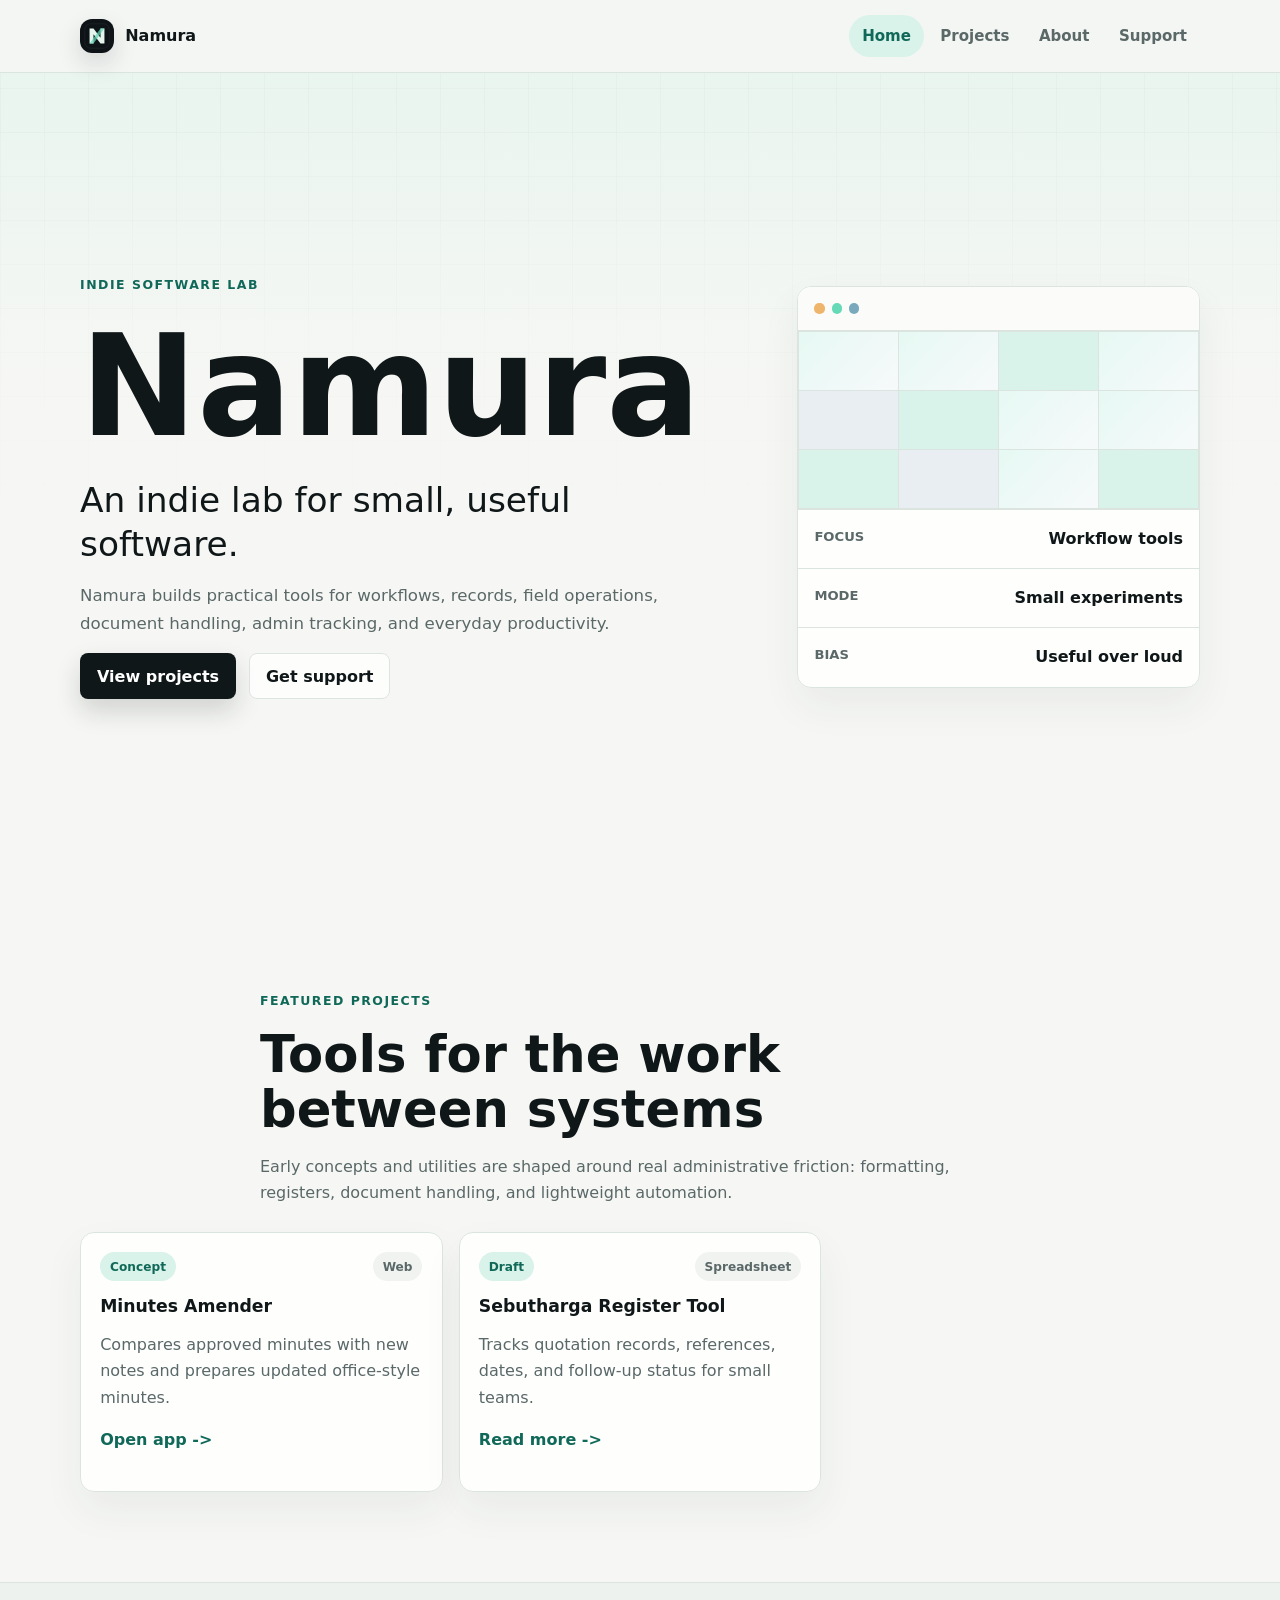
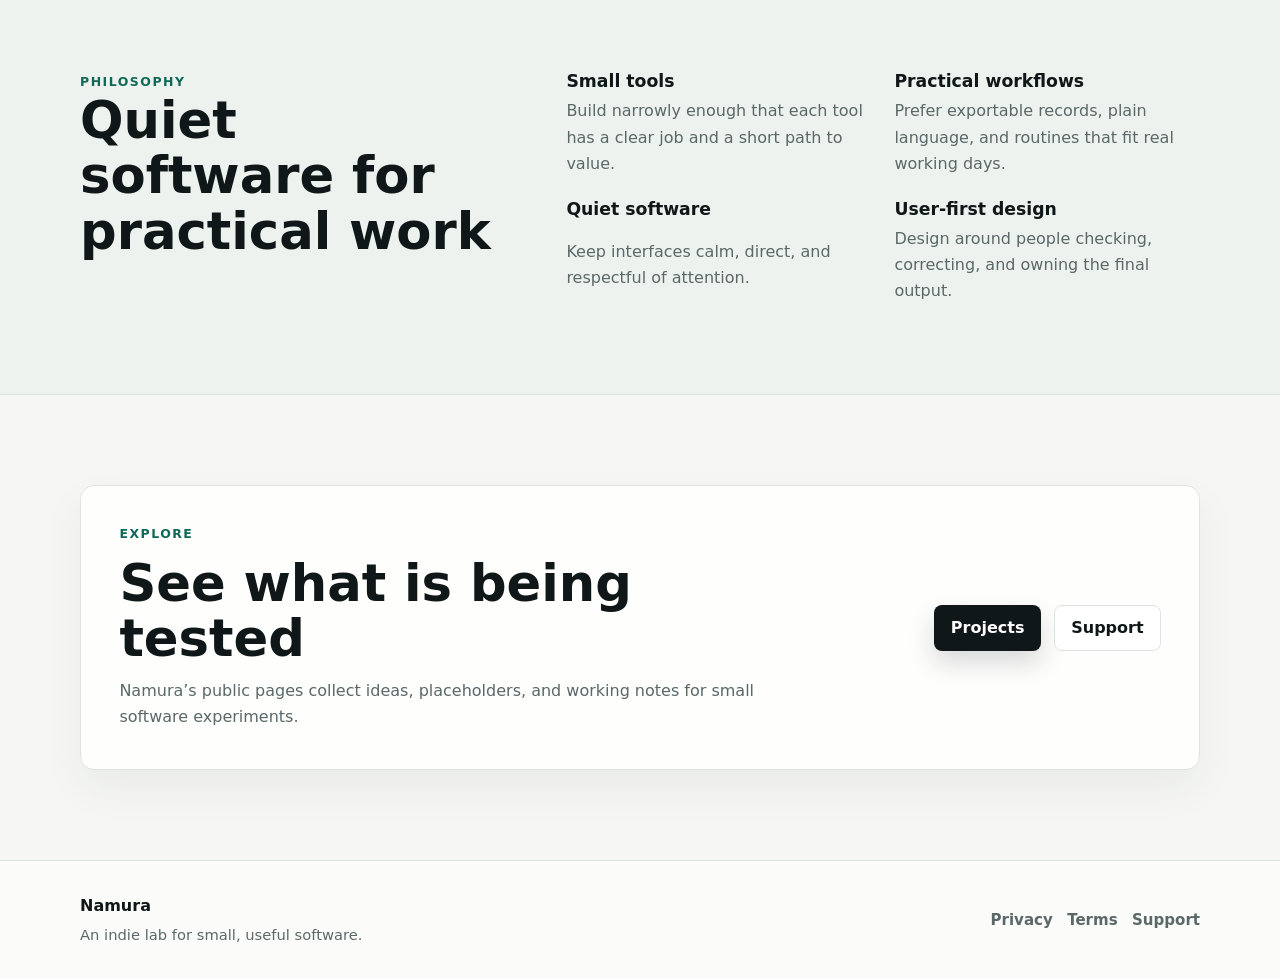
<file: index.html>
<!doctype html>
<html lang="en">
  <head>
    <meta charset="utf-8">
    <meta name="viewport" content="width=device-width, initial-scale=1">
    <meta name="description" content="Namura is an indie lab for small, useful software.">
    <title>Namura - Indie Software Lab</title>
    <link rel="icon" href="assets/logo.svg" type="image/svg+xml">
    <link rel="stylesheet" href="assets/styles.css">
    <style>
      :root{--bg:#f6f7f4;--surface:#fff;--muted:#5a6868;--ink:#101718;--line:#dce4df;--accent:#106958;--soft:#d9f2ea;--radius:14px;--container:1120px}*{box-sizing:border-box}body{margin:0;background:linear-gradient(180deg,rgba(217,242,234,.55),rgba(246,247,244,0) 24rem),var(--bg);color:var(--ink);font-family:ui-sans-serif,system-ui,-apple-system,BlinkMacSystemFont,"Segoe UI",sans-serif;line-height:1.65}body:before{position:fixed;inset:0;z-index:-1;content:"";background-image:linear-gradient(rgba(16,23,24,.04) 1px,transparent 1px),linear-gradient(90deg,rgba(16,23,24,.04) 1px,transparent 1px);background-size:44px 44px}a{color:inherit;text-decoration:none}p{margin:0;color:var(--muted)}h1,h2,h3{margin:0;line-height:1.08;letter-spacing:0}h1{font-size:clamp(3.8rem,13vw,8.75rem)}h2{font-size:clamp(1.8rem,4vw,3.2rem)}img{display:block;max-width:100%}.container{width:min(var(--container),calc(100% - 2rem));margin-inline:auto}.section{padding-block:clamp(4rem,7vw,7rem)}.skip-link{position:absolute;transform:translateY(-150%);background:var(--ink);color:#fff;padding:.7rem .9rem}.skip-link:focus{transform:none}.sr-only{position:absolute;width:1px;height:1px;overflow:hidden;clip:rect(0,0,0,0);white-space:nowrap}.site-header{position:sticky;top:0;z-index:10;border-bottom:1px solid var(--line);background:rgba(246,247,244,.9);backdrop-filter:blur(18px)}.nav-shell{display:flex;align-items:center;justify-content:space-between;gap:1rem;width:min(var(--container),calc(100% - 2rem));min-height:72px;margin-inline:auto}.brand-link,.footer-brand{display:inline-flex;align-items:center;gap:.7rem;font-weight:720}.brand-link img{border-radius:12px}.nav-links{display:flex;gap:.2rem}.nav-links a{border-radius:999px;padding:.55rem .82rem;color:var(--muted);font-weight:620}.nav-links a:hover,.nav-links a[aria-current=page]{background:var(--soft);color:var(--accent)}.nav-toggle{display:none}.hero{min-height:calc(100svh - 72px);display:grid;align-items:center}.hero-grid{display:grid;grid-template-columns:minmax(0,1.14fr) minmax(280px,.72fr);align-items:center;gap:clamp(2rem,7vw,5rem)}.hero-copy,.section-heading,.page-hero .narrow,.legal-page .narrow{display:grid;gap:1rem}.eyebrow{color:var(--accent);font-size:.78rem;font-weight:760;letter-spacing:.12em;text-transform:uppercase}.hero-tagline{max-width:720px;color:var(--ink);font-size:clamp(1.28rem,3vw,2.15rem);line-height:1.28}.hero-text{max-width:660px}.action-row{display:flex;flex-wrap:wrap;gap:.8rem}.button{display:inline-flex;align-items:center;justify-content:center;min-height:46px;border:1px solid transparent;border-radius:8px;padding:.72rem 1rem;font-weight:720}.button-primary{background:var(--ink);color:#fff}.button-secondary{border-color:var(--line);background:rgba(255,255,255,.75)}.lab-panel,.project-card,.note-panel,.feature-grid article,.faq-list details,.cta-panel{border:1px solid var(--line);border-radius:var(--radius);background:rgba(255,255,255,.82);box-shadow:0 18px 42px rgba(28,45,43,.06)}.panel-bar{display:flex;gap:.45rem;min-height:42px;border-bottom:1px solid var(--line);padding:1rem}.panel-bar span{width:.64rem;aspect-ratio:1;border-radius:50%;background:var(--line)}.signal-grid{display:grid;grid-template-columns:repeat(4,1fr);gap:1px;background:var(--line)}.signal-grid span{min-height:58px;background:linear-gradient(135deg,rgba(102,217,183,.16),rgba(39,107,144,.04)),var(--surface)}.metric-list{margin:0}.metric-list div{display:flex;justify-content:space-between;border-top:1px solid var(--line);padding:1rem}.metric-list dd{margin:0;font-weight:650}.card-grid{display:grid;grid-template-columns:repeat(3,1fr);gap:1rem}.project-card{display:grid;gap:1rem;padding:1.2rem}.card-topline{display:flex;justify-content:space-between;gap:.6rem}.status,.platform{border-radius:999px;padding:.28rem .62rem;background:var(--soft);color:var(--accent);font-size:.76rem;font-weight:760}.platform{background:#f1f3f1;color:var(--muted)}.text-link{color:var(--accent);font-weight:720}.text-link:after{content:" ->"}.section-muted{background:#edf2ee;border-block:1px solid var(--line)}.philosophy-grid,.two-column,.faq-layout{display:grid;grid-template-columns:minmax(0,.8fr) minmax(0,1.2fr);gap:clamp(2rem,6vw,4rem)}.principle-list,.feature-grid{display:grid;grid-template-columns:repeat(2,1fr);gap:1.4rem}.feature-grid{grid-template-columns:repeat(4,1fr)}.cta-panel{display:flex;align-items:center;justify-content:space-between;gap:2rem;padding:clamp(1.3rem,4vw,2.4rem)}.project-list,.faq-list{display:grid;gap:1rem}.support-email a{color:var(--accent);font-weight:720}.site-footer{border-top:1px solid var(--line);padding-block:2rem;background:rgba(255,255,255,.55)}.footer-grid{display:flex;align-items:center;justify-content:space-between;gap:1.6rem}.footer-links{display:flex;gap:.9rem;color:var(--muted);font-weight:650}@media(max-width:900px){.hero-grid,.philosophy-grid,.two-column,.faq-layout{grid-template-columns:1fr}.card-grid,.feature-grid{grid-template-columns:repeat(2,1fr)}}@media(max-width:680px){.nav-toggle{display:inline-flex}.nav-links{display:none;position:absolute;top:100%;left:1rem;right:1rem;flex-direction:column;border:1px solid var(--line);border-radius:var(--radius);background:#fff;padding:.55rem}.nav-links.is-open{display:flex}.hero{min-height:auto}.card-grid,.principle-list,.feature-grid{grid-template-columns:1fr}.button,.action-row{width:100%}.footer-grid,.cta-panel{align-items:flex-start;flex-direction:column}}
    </style>
  </head>
  <body>
    <a class="skip-link" href="#main">Skip to content</a>
    <header class="site-header">
      <nav class="nav-shell" aria-label="Primary navigation">
        <a class="brand-link" href="index.html" aria-label="Namura home">
          <img src="assets/logo.svg" width="34" height="34" alt="" aria-hidden="true">
          <span>Namura</span>
        </a>
        <button class="nav-toggle" type="button" aria-expanded="false" aria-controls="site-menu">
          <span class="sr-only">Toggle navigation</span>
          <span aria-hidden="true"></span>
        </button>
        <div class="nav-links" id="site-menu">
          <a href="index.html" aria-current="page">Home</a>
          <a href="projects.html">Projects</a>
          <a href="about.html">About</a>
          <a href="support.html">Support</a>
        </div>
      </nav>
    </header>

    <main id="main">
      <section class="hero section">
        <div class="container hero-grid">
          <div class="hero-copy">
            <p class="eyebrow">Indie Software Lab</p>
            <h1>Namura</h1>
            <p class="hero-tagline">An indie lab for small, useful software.</p>
            <p class="hero-text">
              Namura builds practical tools for workflows, records, field operations, document handling,
              admin tracking, and everyday productivity.
            </p>
            <div class="action-row" aria-label="Primary actions">
              <a class="button button-primary" href="projects.html">View projects</a>
              <a class="button button-secondary" href="support.html">Get support</a>
            </div>
          </div>
          <div class="lab-panel" aria-label="Namura lab notes">
            <div class="panel-bar">
              <span></span>
              <span></span>
              <span></span>
            </div>
            <div class="signal-grid" aria-hidden="true">
              <span></span><span></span><span></span><span></span>
              <span></span><span></span><span></span><span></span>
              <span></span><span></span><span></span><span></span>
            </div>
            <dl class="metric-list">
              <div>
                <dt>Focus</dt>
                <dd>Workflow tools</dd>
              </div>
              <div>
                <dt>Mode</dt>
                <dd>Small experiments</dd>
              </div>
              <div>
                <dt>Bias</dt>
                <dd>Useful over loud</dd>
              </div>
            </dl>
          </div>
        </div>
      </section>

      <section class="section">
        <div class="container section-heading">
          <p class="eyebrow">Featured Projects</p>
          <h2>Tools for the work between systems</h2>
          <p>
            Early concepts and utilities are shaped around real administrative friction:
            formatting, registers, document handling, and lightweight automation.
          </p>
        </div>
        <div class="container card-grid">
          <article class="project-card">
            <div class="card-topline">
              <span class="status status-concept">Concept</span>
              <span class="platform">Web</span>
            </div>
            <h3>Minutes Amender</h3>
            <p>Compares approved minutes with new notes and prepares updated office-style minutes.</p>
            <a class="text-link" href="apps/minutes-amender.html">Open app</a>
          </article>
          <article class="project-card">
            <div class="card-topline">
              <span class="status status-draft">Draft</span>
              <span class="platform">Spreadsheet</span>
            </div>
            <h3>Sebutharga Register Tool</h3>
            <p>Tracks quotation records, references, dates, and follow-up status for small teams.</p>
            <a class="text-link" href="projects.html#sebutharga-register-tool">Read more</a>
          </article>
        </div>
      </section>

      <section class="section section-muted">
        <div class="container philosophy-grid">
          <div>
            <p class="eyebrow">Philosophy</p>
            <h2>Quiet software for practical work</h2>
          </div>
          <div class="principle-list">
            <article>
              <h3>Small tools</h3>
              <p>Build narrowly enough that each tool has a clear job and a short path to value.</p>
            </article>
            <article>
              <h3>Practical workflows</h3>
              <p>Prefer exportable records, plain language, and routines that fit real working days.</p>
            </article>
            <article>
              <h3>Quiet software</h3>
              <p>Keep interfaces calm, direct, and respectful of attention.</p>
            </article>
            <article>
              <h3>User-first design</h3>
              <p>Design around people checking, correcting, and owning the final output.</p>
            </article>
          </div>
        </div>
      </section>

      <section class="section">
        <div class="container cta-panel">
          <div>
            <p class="eyebrow">Explore</p>
            <h2>See what is being tested</h2>
            <p>Namura’s public pages collect ideas, placeholders, and working notes for small software experiments.</p>
          </div>
          <div class="action-row">
            <a class="button button-primary" href="projects.html">Projects</a>
            <a class="button button-secondary" href="support.html">Support</a>
          </div>
        </div>
      </section>
    </main>

    <footer class="site-footer">
      <div class="container footer-grid">
        <div>
          <a class="footer-brand" href="index.html">Namura</a>
          <p>An indie lab for small, useful software.</p>
        </div>
        <div class="footer-links" aria-label="Footer navigation">
          <a href="privacy.html">Privacy</a>
          <a href="terms.html">Terms</a>
          <a href="support.html">Support</a>
        </div>
      </div>
    </footer>
    <script src="assets/site.js"></script>
  </body>
</html>
</file>
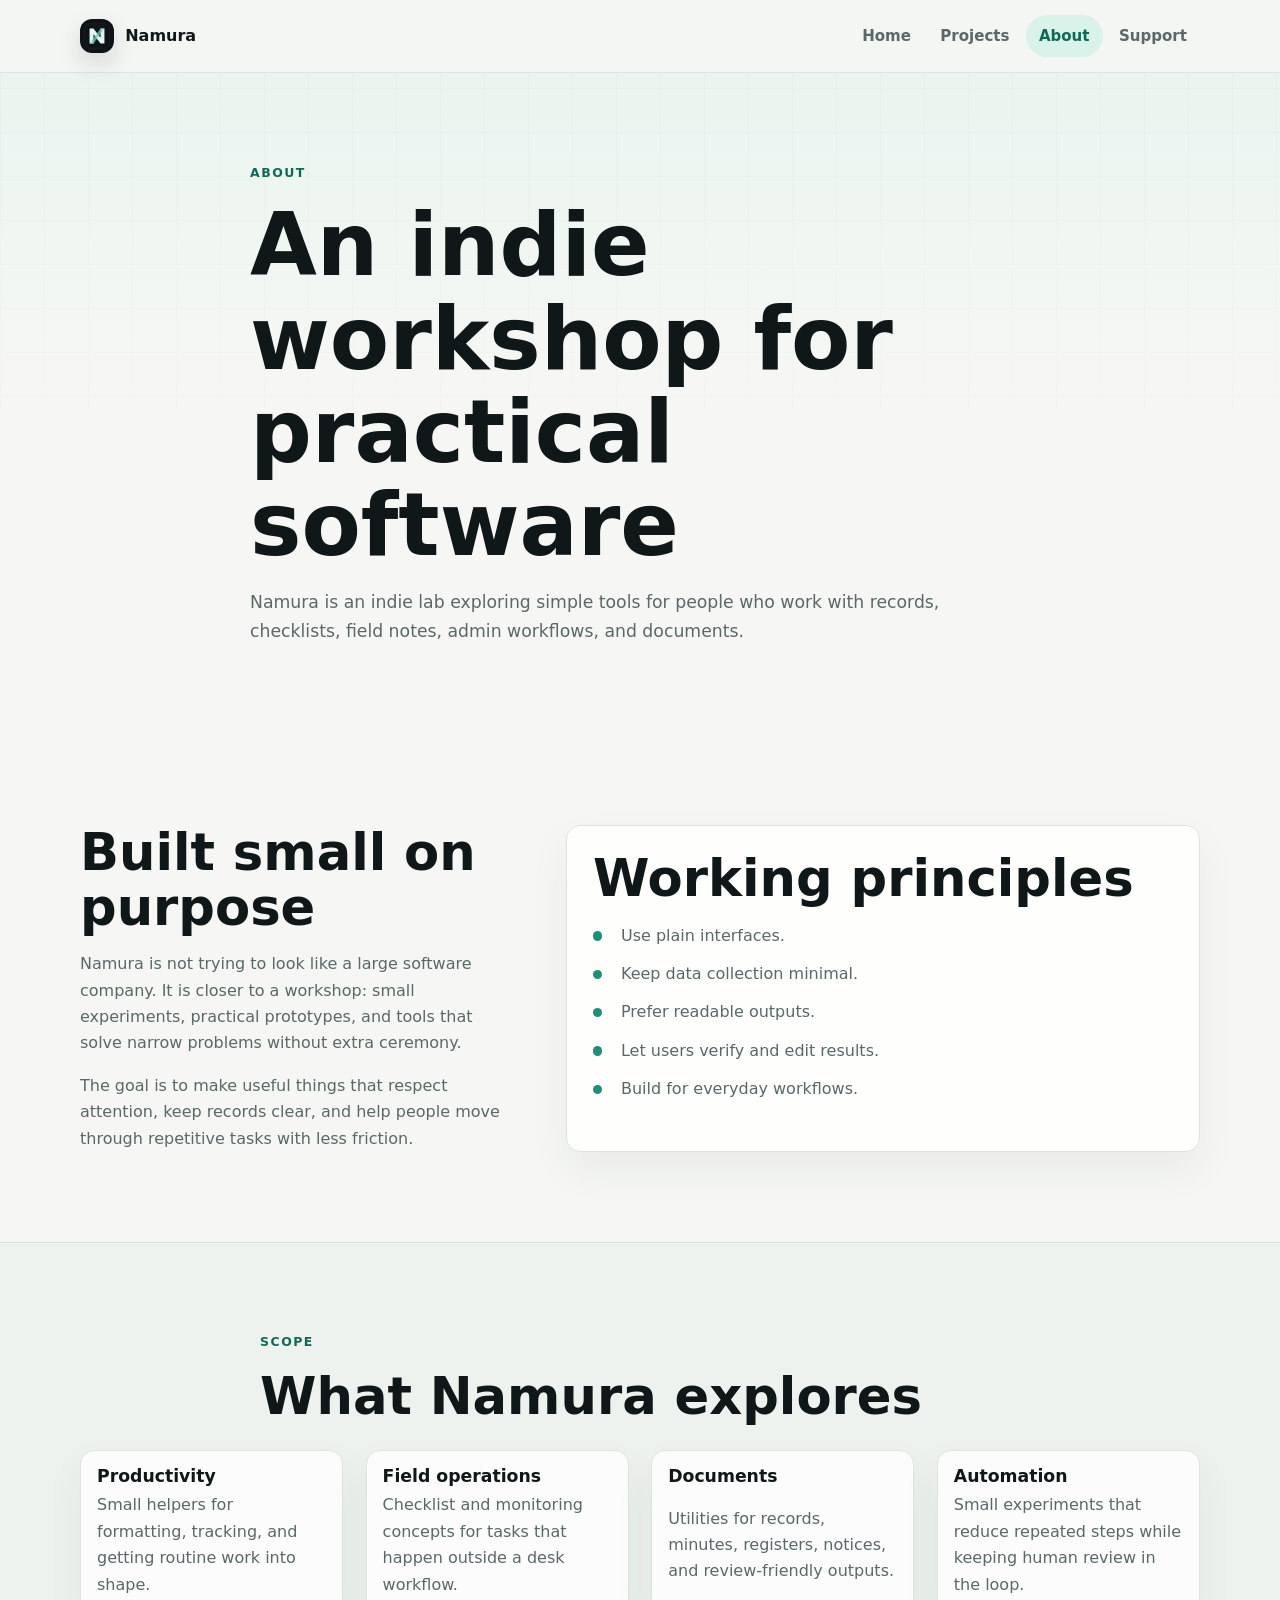
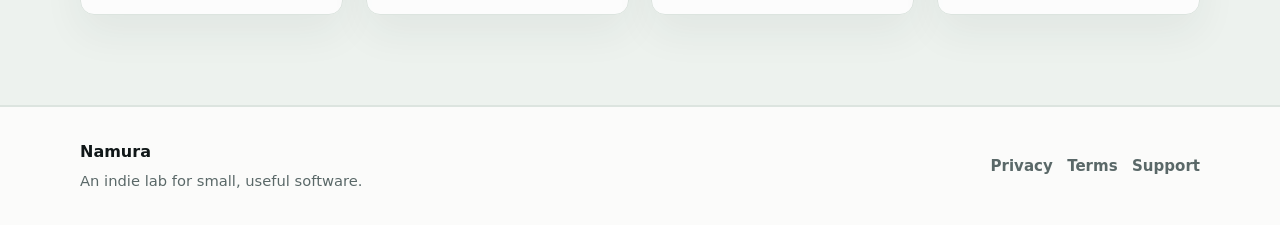
<file: about.html>
<!doctype html>
<html lang="en">
  <head>
    <meta charset="utf-8">
    <meta name="viewport" content="width=device-width, initial-scale=1">
    <meta name="description" content="About Namura, an indie software lab.">
    <title>About - Namura</title>
    <link rel="icon" href="assets/logo.svg" type="image/svg+xml">
    <link rel="stylesheet" href="assets/styles.css">
    <style>
      :root{--bg:#f6f7f4;--surface:#fff;--muted:#5a6868;--ink:#101718;--line:#dce4df;--accent:#106958;--soft:#d9f2ea;--radius:14px;--container:1120px}*{box-sizing:border-box}body{margin:0;background:linear-gradient(180deg,rgba(217,242,234,.55),rgba(246,247,244,0) 24rem),var(--bg);color:var(--ink);font-family:ui-sans-serif,system-ui,-apple-system,BlinkMacSystemFont,"Segoe UI",sans-serif;line-height:1.65}body:before{position:fixed;inset:0;z-index:-1;content:"";background-image:linear-gradient(rgba(16,23,24,.04) 1px,transparent 1px),linear-gradient(90deg,rgba(16,23,24,.04) 1px,transparent 1px);background-size:44px 44px}a{color:inherit;text-decoration:none}p{margin:0;color:var(--muted)}h1,h2,h3{margin:0;line-height:1.08;letter-spacing:0}h1{font-size:clamp(3.8rem,13vw,8.75rem)}h2{font-size:clamp(1.8rem,4vw,3.2rem)}img{display:block;max-width:100%}.container{width:min(var(--container),calc(100% - 2rem));margin-inline:auto}.section{padding-block:clamp(4rem,7vw,7rem)}.skip-link{position:absolute;transform:translateY(-150%);background:var(--ink);color:#fff;padding:.7rem .9rem}.skip-link:focus{transform:none}.sr-only{position:absolute;width:1px;height:1px;overflow:hidden;clip:rect(0,0,0,0);white-space:nowrap}.site-header{position:sticky;top:0;z-index:10;border-bottom:1px solid var(--line);background:rgba(246,247,244,.9);backdrop-filter:blur(18px)}.nav-shell{display:flex;align-items:center;justify-content:space-between;gap:1rem;width:min(var(--container),calc(100% - 2rem));min-height:72px;margin-inline:auto}.brand-link,.footer-brand{display:inline-flex;align-items:center;gap:.7rem;font-weight:720}.brand-link img{border-radius:12px}.nav-links{display:flex;gap:.2rem}.nav-links a{border-radius:999px;padding:.55rem .82rem;color:var(--muted);font-weight:620}.nav-links a:hover,.nav-links a[aria-current=page]{background:var(--soft);color:var(--accent)}.nav-toggle{display:none}.hero{min-height:calc(100svh - 72px);display:grid;align-items:center}.hero-grid{display:grid;grid-template-columns:minmax(0,1.14fr) minmax(280px,.72fr);align-items:center;gap:clamp(2rem,7vw,5rem)}.hero-copy,.section-heading,.page-hero .narrow,.legal-page .narrow{display:grid;gap:1rem}.eyebrow{color:var(--accent);font-size:.78rem;font-weight:760;letter-spacing:.12em;text-transform:uppercase}.hero-tagline{max-width:720px;color:var(--ink);font-size:clamp(1.28rem,3vw,2.15rem);line-height:1.28}.hero-text{max-width:660px}.action-row{display:flex;flex-wrap:wrap;gap:.8rem}.button{display:inline-flex;align-items:center;justify-content:center;min-height:46px;border:1px solid transparent;border-radius:8px;padding:.72rem 1rem;font-weight:720}.button-primary{background:var(--ink);color:#fff}.button-secondary{border-color:var(--line);background:rgba(255,255,255,.75)}.lab-panel,.project-card,.note-panel,.feature-grid article,.faq-list details,.cta-panel{border:1px solid var(--line);border-radius:var(--radius);background:rgba(255,255,255,.82);box-shadow:0 18px 42px rgba(28,45,43,.06)}.panel-bar{display:flex;gap:.45rem;min-height:42px;border-bottom:1px solid var(--line);padding:1rem}.panel-bar span{width:.64rem;aspect-ratio:1;border-radius:50%;background:var(--line)}.signal-grid{display:grid;grid-template-columns:repeat(4,1fr);gap:1px;background:var(--line)}.signal-grid span{min-height:58px;background:linear-gradient(135deg,rgba(102,217,183,.16),rgba(39,107,144,.04)),var(--surface)}.metric-list{margin:0}.metric-list div{display:flex;justify-content:space-between;border-top:1px solid var(--line);padding:1rem}.metric-list dd{margin:0;font-weight:650}.card-grid{display:grid;grid-template-columns:repeat(3,1fr);gap:1rem}.project-card{display:grid;gap:1rem;padding:1.2rem}.card-topline{display:flex;justify-content:space-between;gap:.6rem}.status,.platform{border-radius:999px;padding:.28rem .62rem;background:var(--soft);color:var(--accent);font-size:.76rem;font-weight:760}.platform{background:#f1f3f1;color:var(--muted)}.text-link{color:var(--accent);font-weight:720}.text-link:after{content:" ->"}.section-muted{background:#edf2ee;border-block:1px solid var(--line)}.philosophy-grid,.two-column,.faq-layout{display:grid;grid-template-columns:minmax(0,.8fr) minmax(0,1.2fr);gap:clamp(2rem,6vw,4rem)}.principle-list,.feature-grid{display:grid;grid-template-columns:repeat(2,1fr);gap:1.4rem}.feature-grid{grid-template-columns:repeat(4,1fr)}.cta-panel{display:flex;align-items:center;justify-content:space-between;gap:2rem;padding:clamp(1.3rem,4vw,2.4rem)}.project-list,.faq-list{display:grid;gap:1rem}.support-email a{color:var(--accent);font-weight:720}.site-footer{border-top:1px solid var(--line);padding-block:2rem;background:rgba(255,255,255,.55)}.footer-grid{display:flex;align-items:center;justify-content:space-between;gap:1.6rem}.footer-links{display:flex;gap:.9rem;color:var(--muted);font-weight:650}@media(max-width:900px){.hero-grid,.philosophy-grid,.two-column,.faq-layout{grid-template-columns:1fr}.card-grid,.feature-grid{grid-template-columns:repeat(2,1fr)}}@media(max-width:680px){.nav-toggle{display:inline-flex}.nav-links{display:none;position:absolute;top:100%;left:1rem;right:1rem;flex-direction:column;border:1px solid var(--line);border-radius:var(--radius);background:#fff;padding:.55rem}.nav-links.is-open{display:flex}.hero{min-height:auto}.card-grid,.principle-list,.feature-grid{grid-template-columns:1fr}.button,.action-row{width:100%}.footer-grid,.cta-panel{align-items:flex-start;flex-direction:column}}
    </style>
  </head>
  <body>
    <a class="skip-link" href="#main">Skip to content</a>
    <header class="site-header">
      <nav class="nav-shell" aria-label="Primary navigation">
        <a class="brand-link" href="index.html" aria-label="Namura home">
          <img src="assets/logo.svg" width="34" height="34" alt="" aria-hidden="true">
          <span>Namura</span>
        </a>
        <button class="nav-toggle" type="button" aria-expanded="false" aria-controls="site-menu">
          <span class="sr-only">Toggle navigation</span>
          <span aria-hidden="true"></span>
        </button>
        <div class="nav-links" id="site-menu">
          <a href="index.html">Home</a>
          <a href="projects.html">Projects</a>
          <a href="about.html" aria-current="page">About</a>
          <a href="support.html">Support</a>
        </div>
      </nav>
    </header>

    <main id="main">
      <section class="page-hero section">
        <div class="container narrow">
          <p class="eyebrow">About</p>
          <h1>An indie workshop for practical software</h1>
          <p>
            Namura is an indie lab exploring simple tools for people who work with
            records, checklists, field notes, admin workflows, and documents.
          </p>
        </div>
      </section>

      <section class="section">
        <div class="container two-column">
          <div>
            <h2>Built small on purpose</h2>
            <p>
              Namura is not trying to look like a large software company. It is closer to a
              workshop: small experiments, practical prototypes, and tools that solve narrow
              problems without extra ceremony.
            </p>
            <p>
              The goal is to make useful things that respect attention, keep records clear,
              and help people move through repetitive tasks with less friction.
            </p>
          </div>
          <aside class="note-panel" aria-label="Namura principles">
            <h2>Working principles</h2>
            <ul class="check-list">
              <li>Use plain interfaces.</li>
              <li>Keep data collection minimal.</li>
              <li>Prefer readable outputs.</li>
              <li>Let users verify and edit results.</li>
              <li>Build for everyday workflows.</li>
            </ul>
          </aside>
        </div>
      </section>

      <section class="section section-muted">
        <div class="container section-heading">
          <p class="eyebrow">Scope</p>
          <h2>What Namura explores</h2>
        </div>
        <div class="container feature-grid">
          <article>
            <h3>Productivity</h3>
            <p>Small helpers for formatting, tracking, and getting routine work into shape.</p>
          </article>
          <article>
            <h3>Field operations</h3>
            <p>Checklist and monitoring concepts for tasks that happen outside a desk workflow.</p>
          </article>
          <article>
            <h3>Documents</h3>
            <p>Utilities for records, minutes, registers, notices, and review-friendly outputs.</p>
          </article>
          <article>
            <h3>Automation</h3>
            <p>Small experiments that reduce repeated steps while keeping human review in the loop.</p>
          </article>
        </div>
      </section>
    </main>

    <footer class="site-footer">
      <div class="container footer-grid">
        <div>
          <a class="footer-brand" href="index.html">Namura</a>
          <p>An indie lab for small, useful software.</p>
        </div>
        <div class="footer-links" aria-label="Footer navigation">
          <a href="privacy.html">Privacy</a>
          <a href="terms.html">Terms</a>
          <a href="support.html">Support</a>
        </div>
      </div>
    </footer>
    <script src="assets/site.js"></script>
  </body>
</html>
</file>
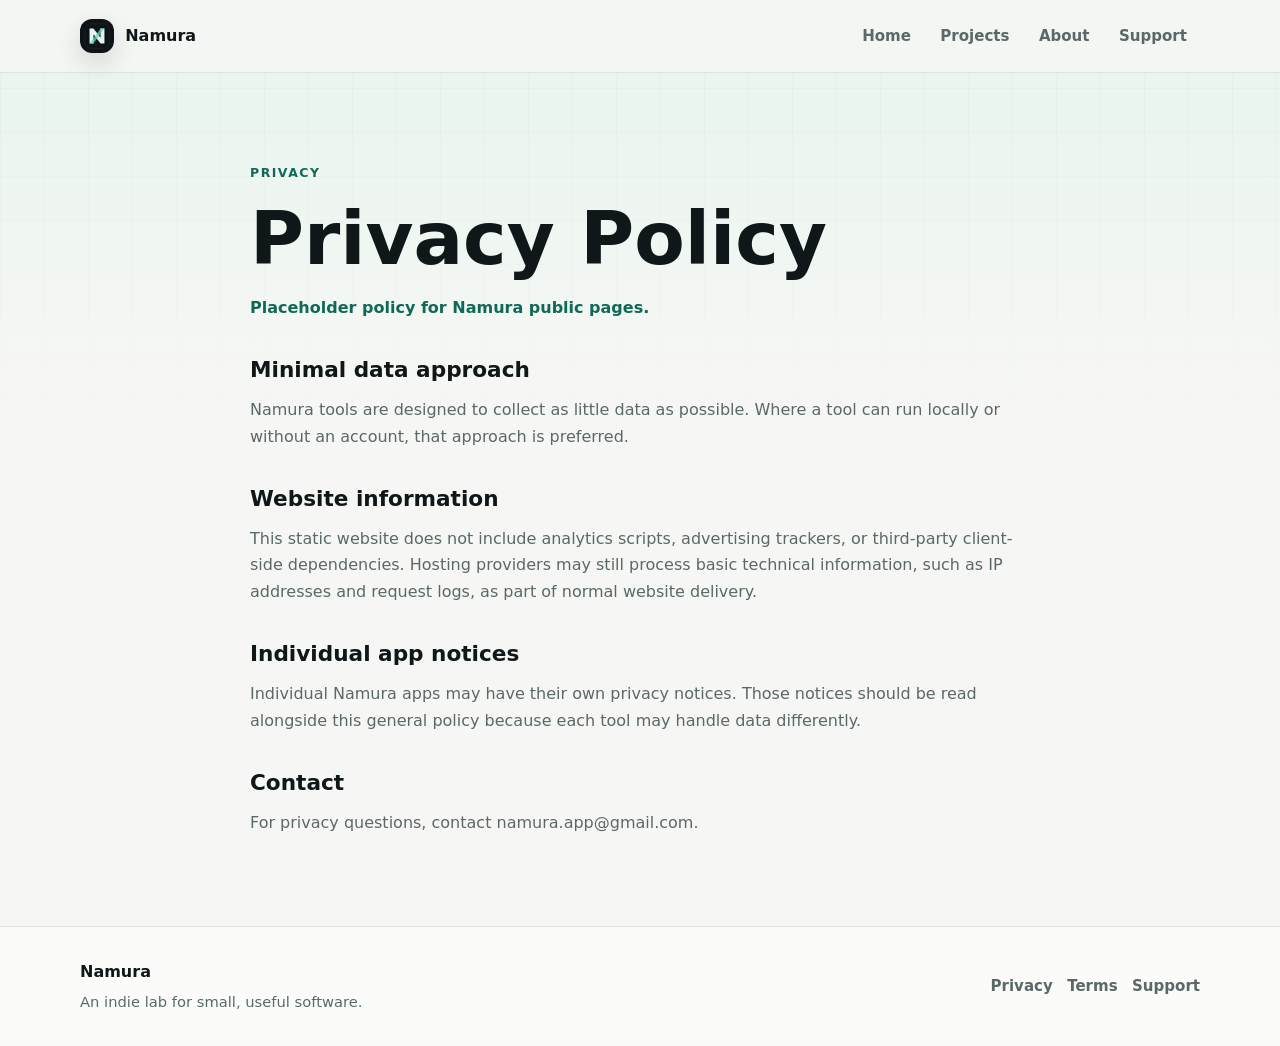
<file: privacy.html>
<!doctype html>
<html lang="en">
  <head>
    <meta charset="utf-8">
    <meta name="viewport" content="width=device-width, initial-scale=1">
    <meta name="description" content="Namura privacy policy.">
    <title>Privacy - Namura</title>
    <link rel="icon" href="assets/logo.svg" type="image/svg+xml">
    <link rel="stylesheet" href="assets/styles.css">
    <style>
      :root{--bg:#f6f7f4;--surface:#fff;--muted:#5a6868;--ink:#101718;--line:#dce4df;--accent:#106958;--soft:#d9f2ea;--radius:14px;--container:1120px}*{box-sizing:border-box}body{margin:0;background:linear-gradient(180deg,rgba(217,242,234,.55),rgba(246,247,244,0) 24rem),var(--bg);color:var(--ink);font-family:ui-sans-serif,system-ui,-apple-system,BlinkMacSystemFont,"Segoe UI",sans-serif;line-height:1.65}body:before{position:fixed;inset:0;z-index:-1;content:"";background-image:linear-gradient(rgba(16,23,24,.04) 1px,transparent 1px),linear-gradient(90deg,rgba(16,23,24,.04) 1px,transparent 1px);background-size:44px 44px}a{color:inherit;text-decoration:none}p{margin:0;color:var(--muted)}h1,h2,h3{margin:0;line-height:1.08;letter-spacing:0}h1{font-size:clamp(3.8rem,13vw,8.75rem)}h2{font-size:clamp(1.8rem,4vw,3.2rem)}img{display:block;max-width:100%}.container{width:min(var(--container),calc(100% - 2rem));margin-inline:auto}.section{padding-block:clamp(4rem,7vw,7rem)}.skip-link{position:absolute;transform:translateY(-150%);background:var(--ink);color:#fff;padding:.7rem .9rem}.skip-link:focus{transform:none}.sr-only{position:absolute;width:1px;height:1px;overflow:hidden;clip:rect(0,0,0,0);white-space:nowrap}.site-header{position:sticky;top:0;z-index:10;border-bottom:1px solid var(--line);background:rgba(246,247,244,.9);backdrop-filter:blur(18px)}.nav-shell{display:flex;align-items:center;justify-content:space-between;gap:1rem;width:min(var(--container),calc(100% - 2rem));min-height:72px;margin-inline:auto}.brand-link,.footer-brand{display:inline-flex;align-items:center;gap:.7rem;font-weight:720}.brand-link img{border-radius:12px}.nav-links{display:flex;gap:.2rem}.nav-links a{border-radius:999px;padding:.55rem .82rem;color:var(--muted);font-weight:620}.nav-links a:hover,.nav-links a[aria-current=page]{background:var(--soft);color:var(--accent)}.nav-toggle{display:none}.hero{min-height:calc(100svh - 72px);display:grid;align-items:center}.hero-grid{display:grid;grid-template-columns:minmax(0,1.14fr) minmax(280px,.72fr);align-items:center;gap:clamp(2rem,7vw,5rem)}.hero-copy,.section-heading,.page-hero .narrow,.legal-page .narrow{display:grid;gap:1rem}.eyebrow{color:var(--accent);font-size:.78rem;font-weight:760;letter-spacing:.12em;text-transform:uppercase}.hero-tagline{max-width:720px;color:var(--ink);font-size:clamp(1.28rem,3vw,2.15rem);line-height:1.28}.hero-text{max-width:660px}.action-row{display:flex;flex-wrap:wrap;gap:.8rem}.button{display:inline-flex;align-items:center;justify-content:center;min-height:46px;border:1px solid transparent;border-radius:8px;padding:.72rem 1rem;font-weight:720}.button-primary{background:var(--ink);color:#fff}.button-secondary{border-color:var(--line);background:rgba(255,255,255,.75)}.lab-panel,.project-card,.note-panel,.feature-grid article,.faq-list details,.cta-panel{border:1px solid var(--line);border-radius:var(--radius);background:rgba(255,255,255,.82);box-shadow:0 18px 42px rgba(28,45,43,.06)}.panel-bar{display:flex;gap:.45rem;min-height:42px;border-bottom:1px solid var(--line);padding:1rem}.panel-bar span{width:.64rem;aspect-ratio:1;border-radius:50%;background:var(--line)}.signal-grid{display:grid;grid-template-columns:repeat(4,1fr);gap:1px;background:var(--line)}.signal-grid span{min-height:58px;background:linear-gradient(135deg,rgba(102,217,183,.16),rgba(39,107,144,.04)),var(--surface)}.metric-list{margin:0}.metric-list div{display:flex;justify-content:space-between;border-top:1px solid var(--line);padding:1rem}.metric-list dd{margin:0;font-weight:650}.card-grid{display:grid;grid-template-columns:repeat(3,1fr);gap:1rem}.project-card{display:grid;gap:1rem;padding:1.2rem}.card-topline{display:flex;justify-content:space-between;gap:.6rem}.status,.platform{border-radius:999px;padding:.28rem .62rem;background:var(--soft);color:var(--accent);font-size:.76rem;font-weight:760}.platform{background:#f1f3f1;color:var(--muted)}.text-link{color:var(--accent);font-weight:720}.text-link:after{content:" ->"}.section-muted{background:#edf2ee;border-block:1px solid var(--line)}.philosophy-grid,.two-column,.faq-layout{display:grid;grid-template-columns:minmax(0,.8fr) minmax(0,1.2fr);gap:clamp(2rem,6vw,4rem)}.principle-list,.feature-grid{display:grid;grid-template-columns:repeat(2,1fr);gap:1.4rem}.feature-grid{grid-template-columns:repeat(4,1fr)}.cta-panel{display:flex;align-items:center;justify-content:space-between;gap:2rem;padding:clamp(1.3rem,4vw,2.4rem)}.project-list,.faq-list{display:grid;gap:1rem}.support-email a{color:var(--accent);font-weight:720}.site-footer{border-top:1px solid var(--line);padding-block:2rem;background:rgba(255,255,255,.55)}.footer-grid{display:flex;align-items:center;justify-content:space-between;gap:1.6rem}.footer-links{display:flex;gap:.9rem;color:var(--muted);font-weight:650}@media(max-width:900px){.hero-grid,.philosophy-grid,.two-column,.faq-layout{grid-template-columns:1fr}.card-grid,.feature-grid{grid-template-columns:repeat(2,1fr)}}@media(max-width:680px){.nav-toggle{display:inline-flex}.nav-links{display:none;position:absolute;top:100%;left:1rem;right:1rem;flex-direction:column;border:1px solid var(--line);border-radius:var(--radius);background:#fff;padding:.55rem}.nav-links.is-open{display:flex}.hero{min-height:auto}.card-grid,.principle-list,.feature-grid{grid-template-columns:1fr}.button,.action-row{width:100%}.footer-grid,.cta-panel{align-items:flex-start;flex-direction:column}}
    </style>
  </head>
  <body>
    <a class="skip-link" href="#main">Skip to content</a>
    <header class="site-header">
      <nav class="nav-shell" aria-label="Primary navigation">
        <a class="brand-link" href="index.html" aria-label="Namura home">
          <img src="assets/logo.svg" width="34" height="34" alt="" aria-hidden="true">
          <span>Namura</span>
        </a>
        <button class="nav-toggle" type="button" aria-expanded="false" aria-controls="site-menu">
          <span class="sr-only">Toggle navigation</span>
          <span aria-hidden="true"></span>
        </button>
        <div class="nav-links" id="site-menu">
          <a href="index.html">Home</a>
          <a href="projects.html">Projects</a>
          <a href="about.html">About</a>
          <a href="support.html">Support</a>
        </div>
      </nav>
    </header>

    <main id="main">
      <article class="section legal-page">
        <div class="container narrow">
          <p class="eyebrow">Privacy</p>
          <h1>Privacy Policy</h1>
          <p class="updated">Placeholder policy for Namura public pages.</p>

          <h2>Minimal data approach</h2>
          <p>
            Namura tools are designed to collect as little data as possible. Where a tool can run
            locally or without an account, that approach is preferred.
          </p>

          <h2>Website information</h2>
          <p>
            This static website does not include analytics scripts, advertising trackers, or third-party
            client-side dependencies. Hosting providers may still process basic technical information,
            such as IP addresses and request logs, as part of normal website delivery.
          </p>

          <h2>Individual app notices</h2>
          <p>
            Individual Namura apps may have their own privacy notices. Those notices should be read
            alongside this general policy because each tool may handle data differently.
          </p>

          <h2>Contact</h2>
          <p>
            For privacy questions, contact <a href="mailto:namura.app@gmail.com">namura.app@gmail.com</a>.
          </p>
        </div>
      </article>
    </main>

    <footer class="site-footer">
      <div class="container footer-grid">
        <div>
          <a class="footer-brand" href="index.html">Namura</a>
          <p>An indie lab for small, useful software.</p>
        </div>
        <div class="footer-links" aria-label="Footer navigation">
          <a href="privacy.html" aria-current="page">Privacy</a>
          <a href="terms.html">Terms</a>
          <a href="support.html">Support</a>
        </div>
      </div>
    </footer>
    <script src="assets/site.js"></script>
  </body>
</html>
</file>
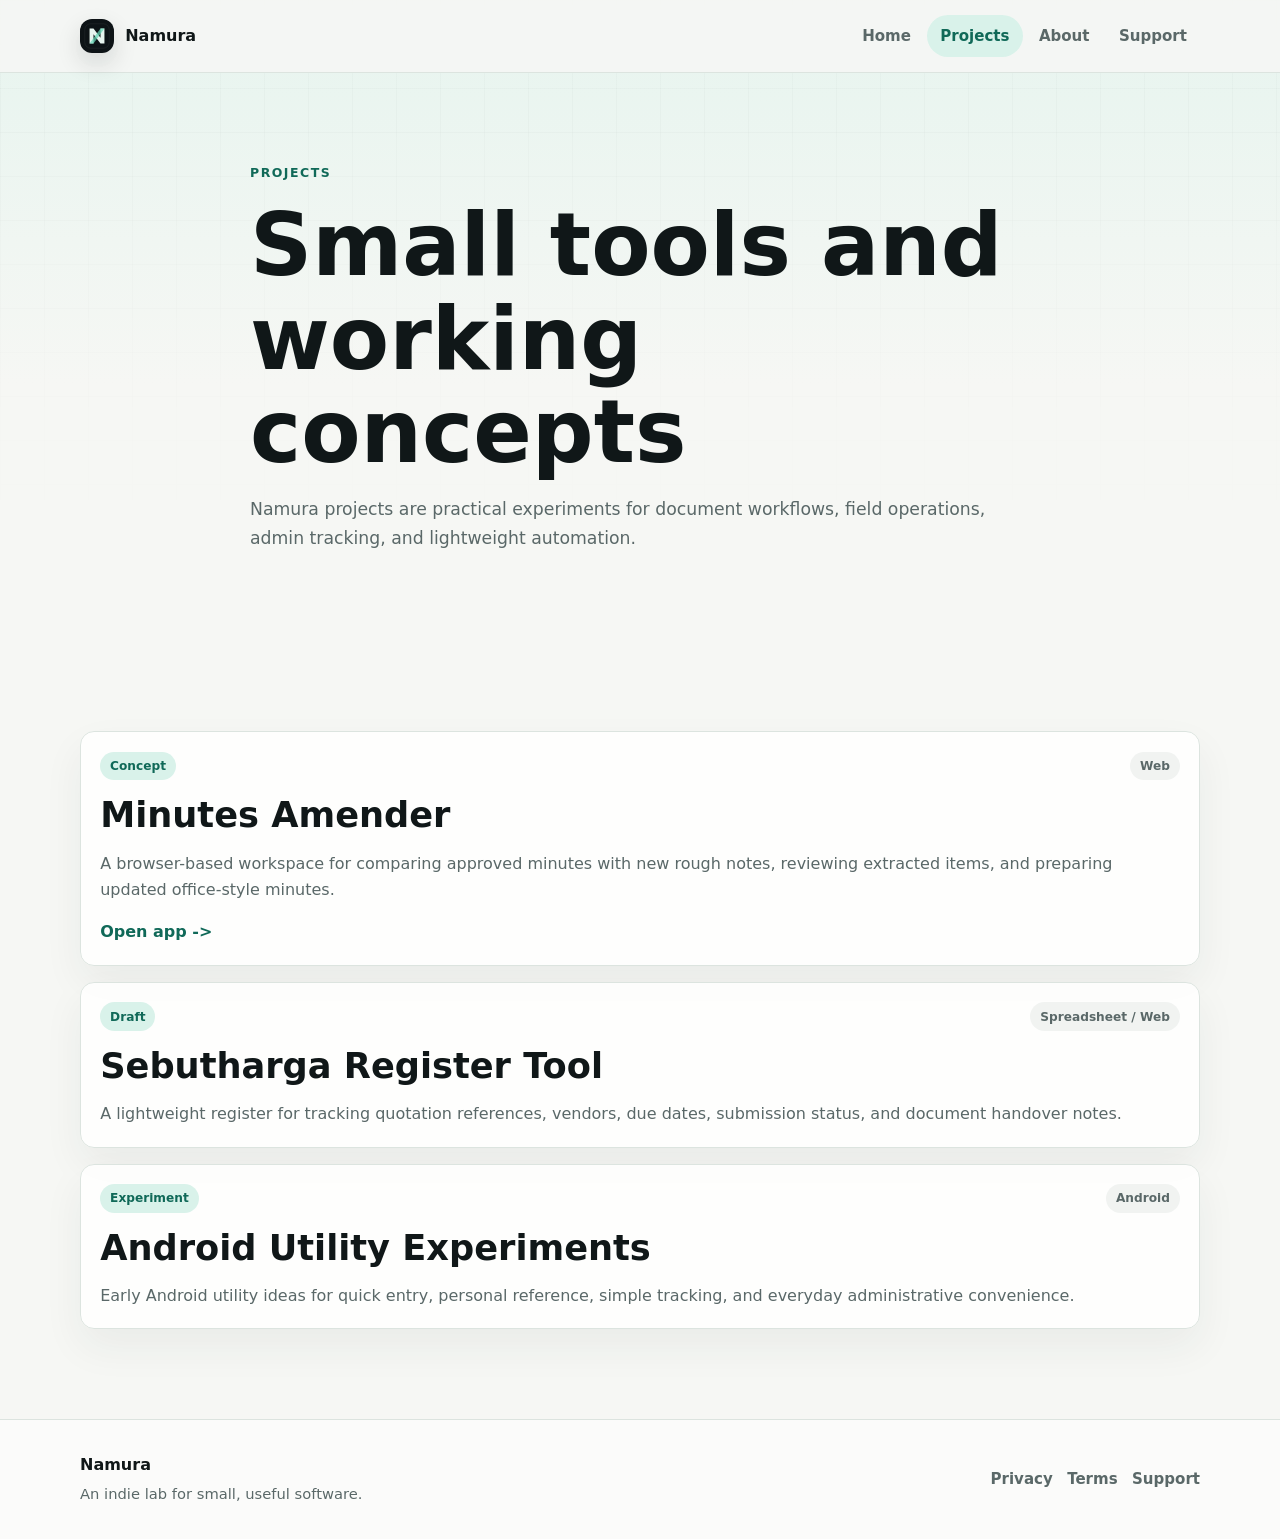
<file: projects.html>
<!doctype html>
<html lang="en">
  <head>
    <meta charset="utf-8">
    <meta name="viewport" content="width=device-width, initial-scale=1">
    <meta name="description" content="Explore Namura project concepts and small software tools.">
    <title>Projects - Namura</title>
    <link rel="icon" href="assets/logo.svg" type="image/svg+xml">
    <link rel="stylesheet" href="assets/styles.css">
    <style>
      :root{--bg:#f6f7f4;--surface:#fff;--muted:#5a6868;--ink:#101718;--line:#dce4df;--accent:#106958;--soft:#d9f2ea;--radius:14px;--container:1120px}*{box-sizing:border-box}body{margin:0;background:linear-gradient(180deg,rgba(217,242,234,.55),rgba(246,247,244,0) 24rem),var(--bg);color:var(--ink);font-family:ui-sans-serif,system-ui,-apple-system,BlinkMacSystemFont,"Segoe UI",sans-serif;line-height:1.65}body:before{position:fixed;inset:0;z-index:-1;content:"";background-image:linear-gradient(rgba(16,23,24,.04) 1px,transparent 1px),linear-gradient(90deg,rgba(16,23,24,.04) 1px,transparent 1px);background-size:44px 44px}a{color:inherit;text-decoration:none}p{margin:0;color:var(--muted)}h1,h2,h3{margin:0;line-height:1.08;letter-spacing:0}h1{font-size:clamp(3.8rem,13vw,8.75rem)}h2{font-size:clamp(1.8rem,4vw,3.2rem)}img{display:block;max-width:100%}.container{width:min(var(--container),calc(100% - 2rem));margin-inline:auto}.section{padding-block:clamp(4rem,7vw,7rem)}.skip-link{position:absolute;transform:translateY(-150%);background:var(--ink);color:#fff;padding:.7rem .9rem}.skip-link:focus{transform:none}.sr-only{position:absolute;width:1px;height:1px;overflow:hidden;clip:rect(0,0,0,0);white-space:nowrap}.site-header{position:sticky;top:0;z-index:10;border-bottom:1px solid var(--line);background:rgba(246,247,244,.9);backdrop-filter:blur(18px)}.nav-shell{display:flex;align-items:center;justify-content:space-between;gap:1rem;width:min(var(--container),calc(100% - 2rem));min-height:72px;margin-inline:auto}.brand-link,.footer-brand{display:inline-flex;align-items:center;gap:.7rem;font-weight:720}.brand-link img{border-radius:12px}.nav-links{display:flex;gap:.2rem}.nav-links a{border-radius:999px;padding:.55rem .82rem;color:var(--muted);font-weight:620}.nav-links a:hover,.nav-links a[aria-current=page]{background:var(--soft);color:var(--accent)}.nav-toggle{display:none}.hero{min-height:calc(100svh - 72px);display:grid;align-items:center}.hero-grid{display:grid;grid-template-columns:minmax(0,1.14fr) minmax(280px,.72fr);align-items:center;gap:clamp(2rem,7vw,5rem)}.hero-copy,.section-heading,.page-hero .narrow,.legal-page .narrow{display:grid;gap:1rem}.eyebrow{color:var(--accent);font-size:.78rem;font-weight:760;letter-spacing:.12em;text-transform:uppercase}.hero-tagline{max-width:720px;color:var(--ink);font-size:clamp(1.28rem,3vw,2.15rem);line-height:1.28}.hero-text{max-width:660px}.action-row{display:flex;flex-wrap:wrap;gap:.8rem}.button{display:inline-flex;align-items:center;justify-content:center;min-height:46px;border:1px solid transparent;border-radius:8px;padding:.72rem 1rem;font-weight:720}.button-primary{background:var(--ink);color:#fff}.button-secondary{border-color:var(--line);background:rgba(255,255,255,.75)}.lab-panel,.project-card,.note-panel,.feature-grid article,.faq-list details,.cta-panel{border:1px solid var(--line);border-radius:var(--radius);background:rgba(255,255,255,.82);box-shadow:0 18px 42px rgba(28,45,43,.06)}.panel-bar{display:flex;gap:.45rem;min-height:42px;border-bottom:1px solid var(--line);padding:1rem}.panel-bar span{width:.64rem;aspect-ratio:1;border-radius:50%;background:var(--line)}.signal-grid{display:grid;grid-template-columns:repeat(4,1fr);gap:1px;background:var(--line)}.signal-grid span{min-height:58px;background:linear-gradient(135deg,rgba(102,217,183,.16),rgba(39,107,144,.04)),var(--surface)}.metric-list{margin:0}.metric-list div{display:flex;justify-content:space-between;border-top:1px solid var(--line);padding:1rem}.metric-list dd{margin:0;font-weight:650}.card-grid{display:grid;grid-template-columns:repeat(3,1fr);gap:1rem}.project-card{display:grid;gap:1rem;padding:1.2rem}.card-topline{display:flex;justify-content:space-between;gap:.6rem}.status,.platform{border-radius:999px;padding:.28rem .62rem;background:var(--soft);color:var(--accent);font-size:.76rem;font-weight:760}.platform{background:#f1f3f1;color:var(--muted)}.text-link{color:var(--accent);font-weight:720}.text-link:after{content:" ->"}.section-muted{background:#edf2ee;border-block:1px solid var(--line)}.philosophy-grid,.two-column,.faq-layout{display:grid;grid-template-columns:minmax(0,.8fr) minmax(0,1.2fr);gap:clamp(2rem,6vw,4rem)}.principle-list,.feature-grid{display:grid;grid-template-columns:repeat(2,1fr);gap:1.4rem}.feature-grid{grid-template-columns:repeat(4,1fr)}.cta-panel{display:flex;align-items:center;justify-content:space-between;gap:2rem;padding:clamp(1.3rem,4vw,2.4rem)}.project-list,.faq-list{display:grid;gap:1rem}.support-email a{color:var(--accent);font-weight:720}.site-footer{border-top:1px solid var(--line);padding-block:2rem;background:rgba(255,255,255,.55)}.footer-grid{display:flex;align-items:center;justify-content:space-between;gap:1.6rem}.footer-links{display:flex;gap:.9rem;color:var(--muted);font-weight:650}@media(max-width:900px){.hero-grid,.philosophy-grid,.two-column,.faq-layout{grid-template-columns:1fr}.card-grid,.feature-grid{grid-template-columns:repeat(2,1fr)}}@media(max-width:680px){.nav-toggle{display:inline-flex}.nav-links{display:none;position:absolute;top:100%;left:1rem;right:1rem;flex-direction:column;border:1px solid var(--line);border-radius:var(--radius);background:#fff;padding:.55rem}.nav-links.is-open{display:flex}.hero{min-height:auto}.card-grid,.principle-list,.feature-grid{grid-template-columns:1fr}.button,.action-row{width:100%}.footer-grid,.cta-panel{align-items:flex-start;flex-direction:column}}
    </style>
  </head>
  <body>
    <a class="skip-link" href="#main">Skip to content</a>
    <header class="site-header">
      <nav class="nav-shell" aria-label="Primary navigation">
        <a class="brand-link" href="index.html" aria-label="Namura home">
          <img src="assets/logo.svg" width="34" height="34" alt="" aria-hidden="true">
          <span>Namura</span>
        </a>
        <button class="nav-toggle" type="button" aria-expanded="false" aria-controls="site-menu">
          <span class="sr-only">Toggle navigation</span>
          <span aria-hidden="true"></span>
        </button>
        <div class="nav-links" id="site-menu">
          <a href="index.html">Home</a>
          <a href="projects.html" aria-current="page">Projects</a>
          <a href="about.html">About</a>
          <a href="support.html">Support</a>
        </div>
      </nav>
    </header>

    <main id="main">
      <section class="page-hero section">
        <div class="container narrow">
          <p class="eyebrow">Projects</p>
          <h1>Small tools and working concepts</h1>
          <p>
            Namura projects are practical experiments for document workflows, field operations,
            admin tracking, and lightweight automation.
          </p>
        </div>
      </section>

      <section class="section">
        <div class="container project-list">
          <article class="project-card project-card-wide" id="minutes-amender">
            <div class="card-topline">
              <span class="status status-concept">Concept</span>
              <span class="platform">Web</span>
            </div>
            <h2>Minutes Amender</h2>
            <p>
              A browser-based workspace for comparing approved minutes with new rough notes,
              reviewing extracted items, and preparing updated office-style minutes.
            </p>
            <a class="text-link" href="apps/minutes-amender.html">Open app</a>
          </article>

          <article class="project-card project-card-wide" id="sebutharga-register-tool">
            <div class="card-topline">
              <span class="status status-draft">Draft</span>
              <span class="platform">Spreadsheet / Web</span>
            </div>
            <h2>Sebutharga Register Tool</h2>
            <p>
              A lightweight register for tracking quotation references, vendors, due dates,
              submission status, and document handover notes.
            </p>
          </article>

          <article class="project-card project-card-wide" id="android-utility-experiments">
            <div class="card-topline">
              <span class="status status-experiment">Experiment</span>
              <span class="platform">Android</span>
            </div>
            <h2>Android Utility Experiments</h2>
            <p>
              Early Android utility ideas for quick entry, personal reference, simple tracking,
              and everyday administrative convenience.
            </p>
          </article>
        </div>
      </section>
    </main>

    <footer class="site-footer">
      <div class="container footer-grid">
        <div>
          <a class="footer-brand" href="index.html">Namura</a>
          <p>An indie lab for small, useful software.</p>
        </div>
        <div class="footer-links" aria-label="Footer navigation">
          <a href="privacy.html">Privacy</a>
          <a href="terms.html">Terms</a>
          <a href="support.html">Support</a>
        </div>
      </div>
    </footer>
    <script src="assets/site.js"></script>
  </body>
</html>
</file>
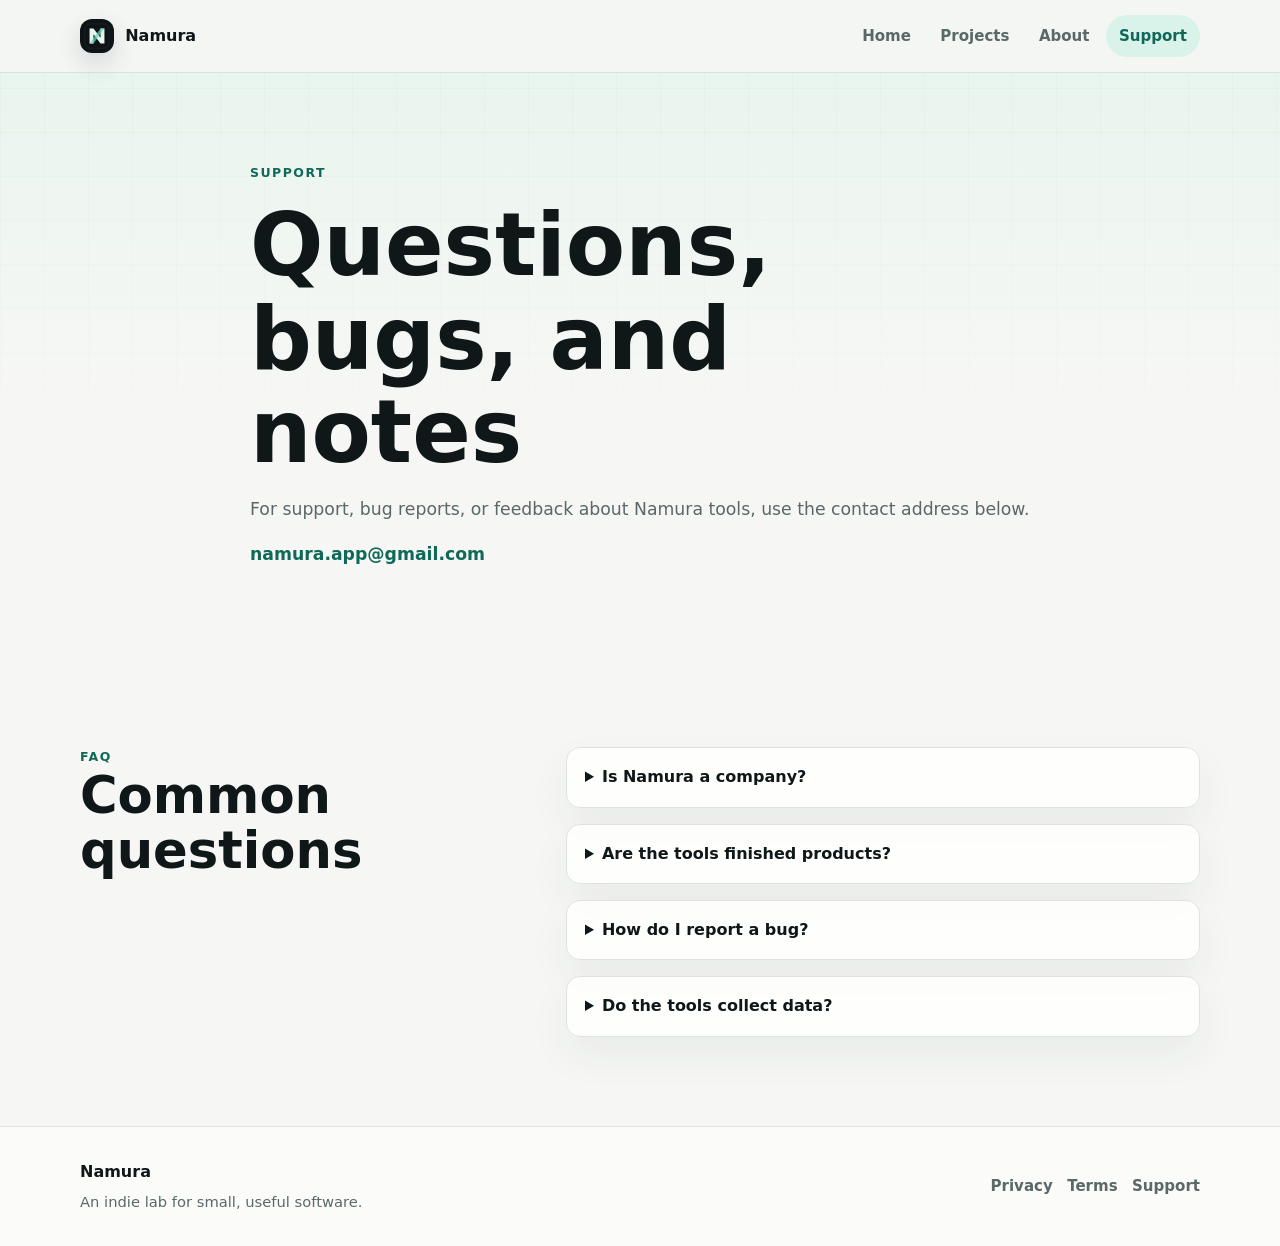
<file: support.html>
<!doctype html>
<html lang="en">
  <head>
    <meta charset="utf-8">
    <meta name="viewport" content="width=device-width, initial-scale=1">
    <meta name="description" content="Contact Namura support and read common questions.">
    <title>Support - Namura</title>
    <link rel="icon" href="assets/logo.svg" type="image/svg+xml">
    <link rel="stylesheet" href="assets/styles.css">
    <style>
      :root{--bg:#f6f7f4;--surface:#fff;--muted:#5a6868;--ink:#101718;--line:#dce4df;--accent:#106958;--soft:#d9f2ea;--radius:14px;--container:1120px}*{box-sizing:border-box}body{margin:0;background:linear-gradient(180deg,rgba(217,242,234,.55),rgba(246,247,244,0) 24rem),var(--bg);color:var(--ink);font-family:ui-sans-serif,system-ui,-apple-system,BlinkMacSystemFont,"Segoe UI",sans-serif;line-height:1.65}body:before{position:fixed;inset:0;z-index:-1;content:"";background-image:linear-gradient(rgba(16,23,24,.04) 1px,transparent 1px),linear-gradient(90deg,rgba(16,23,24,.04) 1px,transparent 1px);background-size:44px 44px}a{color:inherit;text-decoration:none}p{margin:0;color:var(--muted)}h1,h2,h3{margin:0;line-height:1.08;letter-spacing:0}h1{font-size:clamp(3.8rem,13vw,8.75rem)}h2{font-size:clamp(1.8rem,4vw,3.2rem)}img{display:block;max-width:100%}.container{width:min(var(--container),calc(100% - 2rem));margin-inline:auto}.section{padding-block:clamp(4rem,7vw,7rem)}.skip-link{position:absolute;transform:translateY(-150%);background:var(--ink);color:#fff;padding:.7rem .9rem}.skip-link:focus{transform:none}.sr-only{position:absolute;width:1px;height:1px;overflow:hidden;clip:rect(0,0,0,0);white-space:nowrap}.site-header{position:sticky;top:0;z-index:10;border-bottom:1px solid var(--line);background:rgba(246,247,244,.9);backdrop-filter:blur(18px)}.nav-shell{display:flex;align-items:center;justify-content:space-between;gap:1rem;width:min(var(--container),calc(100% - 2rem));min-height:72px;margin-inline:auto}.brand-link,.footer-brand{display:inline-flex;align-items:center;gap:.7rem;font-weight:720}.brand-link img{border-radius:12px}.nav-links{display:flex;gap:.2rem}.nav-links a{border-radius:999px;padding:.55rem .82rem;color:var(--muted);font-weight:620}.nav-links a:hover,.nav-links a[aria-current=page]{background:var(--soft);color:var(--accent)}.nav-toggle{display:none}.hero{min-height:calc(100svh - 72px);display:grid;align-items:center}.hero-grid{display:grid;grid-template-columns:minmax(0,1.14fr) minmax(280px,.72fr);align-items:center;gap:clamp(2rem,7vw,5rem)}.hero-copy,.section-heading,.page-hero .narrow,.legal-page .narrow{display:grid;gap:1rem}.eyebrow{color:var(--accent);font-size:.78rem;font-weight:760;letter-spacing:.12em;text-transform:uppercase}.hero-tagline{max-width:720px;color:var(--ink);font-size:clamp(1.28rem,3vw,2.15rem);line-height:1.28}.hero-text{max-width:660px}.action-row{display:flex;flex-wrap:wrap;gap:.8rem}.button{display:inline-flex;align-items:center;justify-content:center;min-height:46px;border:1px solid transparent;border-radius:8px;padding:.72rem 1rem;font-weight:720}.button-primary{background:var(--ink);color:#fff}.button-secondary{border-color:var(--line);background:rgba(255,255,255,.75)}.lab-panel,.project-card,.note-panel,.feature-grid article,.faq-list details,.cta-panel{border:1px solid var(--line);border-radius:var(--radius);background:rgba(255,255,255,.82);box-shadow:0 18px 42px rgba(28,45,43,.06)}.panel-bar{display:flex;gap:.45rem;min-height:42px;border-bottom:1px solid var(--line);padding:1rem}.panel-bar span{width:.64rem;aspect-ratio:1;border-radius:50%;background:var(--line)}.signal-grid{display:grid;grid-template-columns:repeat(4,1fr);gap:1px;background:var(--line)}.signal-grid span{min-height:58px;background:linear-gradient(135deg,rgba(102,217,183,.16),rgba(39,107,144,.04)),var(--surface)}.metric-list{margin:0}.metric-list div{display:flex;justify-content:space-between;border-top:1px solid var(--line);padding:1rem}.metric-list dd{margin:0;font-weight:650}.card-grid{display:grid;grid-template-columns:repeat(3,1fr);gap:1rem}.project-card{display:grid;gap:1rem;padding:1.2rem}.card-topline{display:flex;justify-content:space-between;gap:.6rem}.status,.platform{border-radius:999px;padding:.28rem .62rem;background:var(--soft);color:var(--accent);font-size:.76rem;font-weight:760}.platform{background:#f1f3f1;color:var(--muted)}.text-link{color:var(--accent);font-weight:720}.text-link:after{content:" ->"}.section-muted{background:#edf2ee;border-block:1px solid var(--line)}.philosophy-grid,.two-column,.faq-layout{display:grid;grid-template-columns:minmax(0,.8fr) minmax(0,1.2fr);gap:clamp(2rem,6vw,4rem)}.principle-list,.feature-grid{display:grid;grid-template-columns:repeat(2,1fr);gap:1.4rem}.feature-grid{grid-template-columns:repeat(4,1fr)}.cta-panel{display:flex;align-items:center;justify-content:space-between;gap:2rem;padding:clamp(1.3rem,4vw,2.4rem)}.project-list,.faq-list{display:grid;gap:1rem}.support-email a{color:var(--accent);font-weight:720}.site-footer{border-top:1px solid var(--line);padding-block:2rem;background:rgba(255,255,255,.55)}.footer-grid{display:flex;align-items:center;justify-content:space-between;gap:1.6rem}.footer-links{display:flex;gap:.9rem;color:var(--muted);font-weight:650}@media(max-width:900px){.hero-grid,.philosophy-grid,.two-column,.faq-layout{grid-template-columns:1fr}.card-grid,.feature-grid{grid-template-columns:repeat(2,1fr)}}@media(max-width:680px){.nav-toggle{display:inline-flex}.nav-links{display:none;position:absolute;top:100%;left:1rem;right:1rem;flex-direction:column;border:1px solid var(--line);border-radius:var(--radius);background:#fff;padding:.55rem}.nav-links.is-open{display:flex}.hero{min-height:auto}.card-grid,.principle-list,.feature-grid{grid-template-columns:1fr}.button,.action-row{width:100%}.footer-grid,.cta-panel{align-items:flex-start;flex-direction:column}}
    </style>
  </head>
  <body>
    <a class="skip-link" href="#main">Skip to content</a>
    <header class="site-header">
      <nav class="nav-shell" aria-label="Primary navigation">
        <a class="brand-link" href="index.html" aria-label="Namura home">
          <img src="assets/logo.svg" width="34" height="34" alt="" aria-hidden="true">
          <span>Namura</span>
        </a>
        <button class="nav-toggle" type="button" aria-expanded="false" aria-controls="site-menu">
          <span class="sr-only">Toggle navigation</span>
          <span aria-hidden="true"></span>
        </button>
        <div class="nav-links" id="site-menu">
          <a href="index.html">Home</a>
          <a href="projects.html">Projects</a>
          <a href="about.html">About</a>
          <a href="support.html" aria-current="page">Support</a>
        </div>
      </nav>
    </header>

    <main id="main">
      <section class="page-hero section">
        <div class="container narrow">
          <p class="eyebrow">Support</p>
          <h1>Questions, bugs, and notes</h1>
          <p>
            For support, bug reports, or feedback about Namura tools, use the contact address below.
          </p>
          <p class="support-email">
            <a href="mailto:namura.app@gmail.com">namura.app@gmail.com</a>
          </p>
        </div>
      </section>

      <section class="section">
        <div class="container faq-layout">
          <div>
            <p class="eyebrow">FAQ</p>
            <h2>Common questions</h2>
          </div>
          <div class="faq-list">
            <details>
              <summary>Is Namura a company?</summary>
              <p>No. Namura is presented as an indie lab and software workshop.</p>
            </details>
            <details>
              <summary>Are the tools finished products?</summary>
              <p>Some are concepts, prototypes, or utilities in progress. Individual project notes should explain the current status.</p>
            </details>
            <details>
              <summary>How do I report a bug?</summary>
              <p>Email the support address with the tool name, what happened, what you expected, and any steps needed to reproduce the issue.</p>
            </details>
            <details>
              <summary>Do the tools collect data?</summary>
              <p>Namura tools are designed to collect as little data as possible. Individual apps may include their own privacy notices with more specific details.</p>
            </details>
          </div>
        </div>
      </section>
    </main>

    <footer class="site-footer">
      <div class="container footer-grid">
        <div>
          <a class="footer-brand" href="index.html">Namura</a>
          <p>An indie lab for small, useful software.</p>
        </div>
        <div class="footer-links" aria-label="Footer navigation">
          <a href="privacy.html">Privacy</a>
          <a href="terms.html">Terms</a>
          <a href="support.html">Support</a>
        </div>
      </div>
    </footer>
    <script src="assets/site.js"></script>
  </body>
</html>
</file>
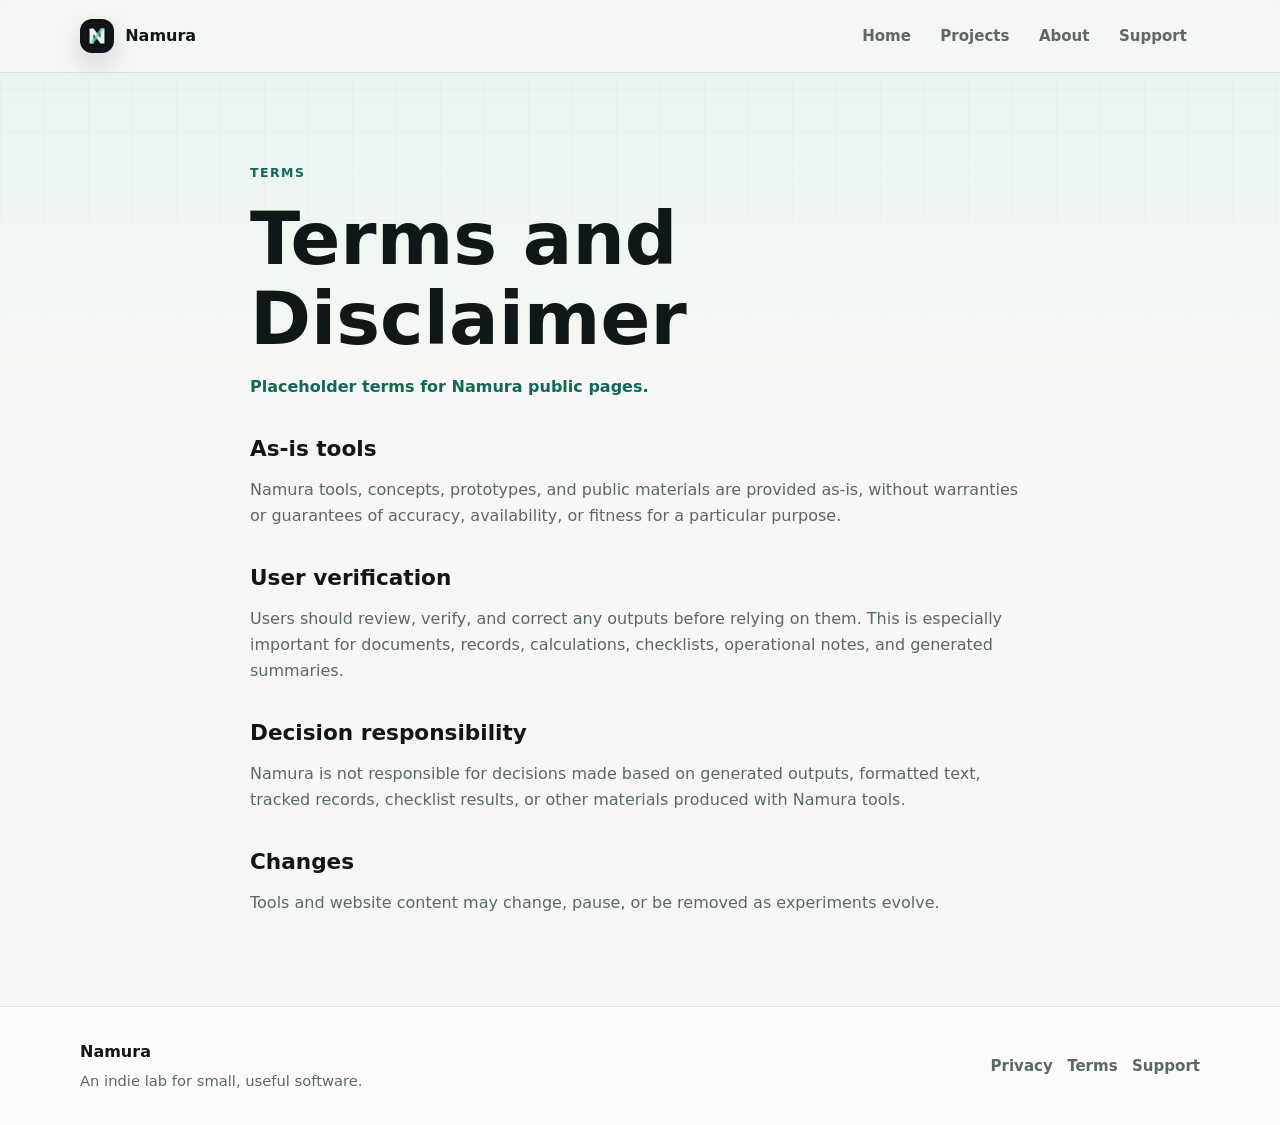
<file: terms.html>
<!doctype html>
<html lang="en">
  <head>
    <meta charset="utf-8">
    <meta name="viewport" content="width=device-width, initial-scale=1">
    <meta name="description" content="Namura terms and disclaimer.">
    <title>Terms - Namura</title>
    <link rel="icon" href="assets/logo.svg" type="image/svg+xml">
    <link rel="stylesheet" href="assets/styles.css">
    <style>
      :root{--bg:#f6f7f4;--surface:#fff;--muted:#5a6868;--ink:#101718;--line:#dce4df;--accent:#106958;--soft:#d9f2ea;--radius:14px;--container:1120px}*{box-sizing:border-box}body{margin:0;background:linear-gradient(180deg,rgba(217,242,234,.55),rgba(246,247,244,0) 24rem),var(--bg);color:var(--ink);font-family:ui-sans-serif,system-ui,-apple-system,BlinkMacSystemFont,"Segoe UI",sans-serif;line-height:1.65}body:before{position:fixed;inset:0;z-index:-1;content:"";background-image:linear-gradient(rgba(16,23,24,.04) 1px,transparent 1px),linear-gradient(90deg,rgba(16,23,24,.04) 1px,transparent 1px);background-size:44px 44px}a{color:inherit;text-decoration:none}p{margin:0;color:var(--muted)}h1,h2,h3{margin:0;line-height:1.08;letter-spacing:0}h1{font-size:clamp(3.8rem,13vw,8.75rem)}h2{font-size:clamp(1.8rem,4vw,3.2rem)}img{display:block;max-width:100%}.container{width:min(var(--container),calc(100% - 2rem));margin-inline:auto}.section{padding-block:clamp(4rem,7vw,7rem)}.skip-link{position:absolute;transform:translateY(-150%);background:var(--ink);color:#fff;padding:.7rem .9rem}.skip-link:focus{transform:none}.sr-only{position:absolute;width:1px;height:1px;overflow:hidden;clip:rect(0,0,0,0);white-space:nowrap}.site-header{position:sticky;top:0;z-index:10;border-bottom:1px solid var(--line);background:rgba(246,247,244,.9);backdrop-filter:blur(18px)}.nav-shell{display:flex;align-items:center;justify-content:space-between;gap:1rem;width:min(var(--container),calc(100% - 2rem));min-height:72px;margin-inline:auto}.brand-link,.footer-brand{display:inline-flex;align-items:center;gap:.7rem;font-weight:720}.brand-link img{border-radius:12px}.nav-links{display:flex;gap:.2rem}.nav-links a{border-radius:999px;padding:.55rem .82rem;color:var(--muted);font-weight:620}.nav-links a:hover,.nav-links a[aria-current=page]{background:var(--soft);color:var(--accent)}.nav-toggle{display:none}.hero{min-height:calc(100svh - 72px);display:grid;align-items:center}.hero-grid{display:grid;grid-template-columns:minmax(0,1.14fr) minmax(280px,.72fr);align-items:center;gap:clamp(2rem,7vw,5rem)}.hero-copy,.section-heading,.page-hero .narrow,.legal-page .narrow{display:grid;gap:1rem}.eyebrow{color:var(--accent);font-size:.78rem;font-weight:760;letter-spacing:.12em;text-transform:uppercase}.hero-tagline{max-width:720px;color:var(--ink);font-size:clamp(1.28rem,3vw,2.15rem);line-height:1.28}.hero-text{max-width:660px}.action-row{display:flex;flex-wrap:wrap;gap:.8rem}.button{display:inline-flex;align-items:center;justify-content:center;min-height:46px;border:1px solid transparent;border-radius:8px;padding:.72rem 1rem;font-weight:720}.button-primary{background:var(--ink);color:#fff}.button-secondary{border-color:var(--line);background:rgba(255,255,255,.75)}.lab-panel,.project-card,.note-panel,.feature-grid article,.faq-list details,.cta-panel{border:1px solid var(--line);border-radius:var(--radius);background:rgba(255,255,255,.82);box-shadow:0 18px 42px rgba(28,45,43,.06)}.panel-bar{display:flex;gap:.45rem;min-height:42px;border-bottom:1px solid var(--line);padding:1rem}.panel-bar span{width:.64rem;aspect-ratio:1;border-radius:50%;background:var(--line)}.signal-grid{display:grid;grid-template-columns:repeat(4,1fr);gap:1px;background:var(--line)}.signal-grid span{min-height:58px;background:linear-gradient(135deg,rgba(102,217,183,.16),rgba(39,107,144,.04)),var(--surface)}.metric-list{margin:0}.metric-list div{display:flex;justify-content:space-between;border-top:1px solid var(--line);padding:1rem}.metric-list dd{margin:0;font-weight:650}.card-grid{display:grid;grid-template-columns:repeat(3,1fr);gap:1rem}.project-card{display:grid;gap:1rem;padding:1.2rem}.card-topline{display:flex;justify-content:space-between;gap:.6rem}.status,.platform{border-radius:999px;padding:.28rem .62rem;background:var(--soft);color:var(--accent);font-size:.76rem;font-weight:760}.platform{background:#f1f3f1;color:var(--muted)}.text-link{color:var(--accent);font-weight:720}.text-link:after{content:" ->"}.section-muted{background:#edf2ee;border-block:1px solid var(--line)}.philosophy-grid,.two-column,.faq-layout{display:grid;grid-template-columns:minmax(0,.8fr) minmax(0,1.2fr);gap:clamp(2rem,6vw,4rem)}.principle-list,.feature-grid{display:grid;grid-template-columns:repeat(2,1fr);gap:1.4rem}.feature-grid{grid-template-columns:repeat(4,1fr)}.cta-panel{display:flex;align-items:center;justify-content:space-between;gap:2rem;padding:clamp(1.3rem,4vw,2.4rem)}.project-list,.faq-list{display:grid;gap:1rem}.support-email a{color:var(--accent);font-weight:720}.site-footer{border-top:1px solid var(--line);padding-block:2rem;background:rgba(255,255,255,.55)}.footer-grid{display:flex;align-items:center;justify-content:space-between;gap:1.6rem}.footer-links{display:flex;gap:.9rem;color:var(--muted);font-weight:650}@media(max-width:900px){.hero-grid,.philosophy-grid,.two-column,.faq-layout{grid-template-columns:1fr}.card-grid,.feature-grid{grid-template-columns:repeat(2,1fr)}}@media(max-width:680px){.nav-toggle{display:inline-flex}.nav-links{display:none;position:absolute;top:100%;left:1rem;right:1rem;flex-direction:column;border:1px solid var(--line);border-radius:var(--radius);background:#fff;padding:.55rem}.nav-links.is-open{display:flex}.hero{min-height:auto}.card-grid,.principle-list,.feature-grid{grid-template-columns:1fr}.button,.action-row{width:100%}.footer-grid,.cta-panel{align-items:flex-start;flex-direction:column}}
    </style>
  </head>
  <body>
    <a class="skip-link" href="#main">Skip to content</a>
    <header class="site-header">
      <nav class="nav-shell" aria-label="Primary navigation">
        <a class="brand-link" href="index.html" aria-label="Namura home">
          <img src="assets/logo.svg" width="34" height="34" alt="" aria-hidden="true">
          <span>Namura</span>
        </a>
        <button class="nav-toggle" type="button" aria-expanded="false" aria-controls="site-menu">
          <span class="sr-only">Toggle navigation</span>
          <span aria-hidden="true"></span>
        </button>
        <div class="nav-links" id="site-menu">
          <a href="index.html">Home</a>
          <a href="projects.html">Projects</a>
          <a href="about.html">About</a>
          <a href="support.html">Support</a>
        </div>
      </nav>
    </header>

    <main id="main">
      <article class="section legal-page">
        <div class="container narrow">
          <p class="eyebrow">Terms</p>
          <h1>Terms and Disclaimer</h1>
          <p class="updated">Placeholder terms for Namura public pages.</p>

          <h2>As-is tools</h2>
          <p>
            Namura tools, concepts, prototypes, and public materials are provided as-is, without
            warranties or guarantees of accuracy, availability, or fitness for a particular purpose.
          </p>

          <h2>User verification</h2>
          <p>
            Users should review, verify, and correct any outputs before relying on them. This is
            especially important for documents, records, calculations, checklists, operational notes,
            and generated summaries.
          </p>

          <h2>Decision responsibility</h2>
          <p>
            Namura is not responsible for decisions made based on generated outputs, formatted text,
            tracked records, checklist results, or other materials produced with Namura tools.
          </p>

          <h2>Changes</h2>
          <p>
            Tools and website content may change, pause, or be removed as experiments evolve.
          </p>
        </div>
      </article>
    </main>

    <footer class="site-footer">
      <div class="container footer-grid">
        <div>
          <a class="footer-brand" href="index.html">Namura</a>
          <p>An indie lab for small, useful software.</p>
        </div>
        <div class="footer-links" aria-label="Footer navigation">
          <a href="privacy.html">Privacy</a>
          <a href="terms.html" aria-current="page">Terms</a>
          <a href="support.html">Support</a>
        </div>
      </div>
    </footer>
    <script src="assets/site.js"></script>
  </body>
</html>
</file>
<file: assets/styles.css>
:root {
  --color-bg: #f6f7f4;
  --color-surface: #ffffff;
  --color-surface-alt: #edf2ee;
  --color-ink: #101718;
  --color-muted: #5a6868;
  --color-line: #dce4df;
  --color-accent: #1f8f78;
  --color-accent-strong: #106958;
  --color-accent-soft: #d9f2ea;
  --color-warn: #80612a;
  --color-blue: #276b90;
  --shadow-soft: 0 24px 70px rgba(28, 45, 43, 0.1);
  --font-sans: ui-sans-serif, system-ui, -apple-system, BlinkMacSystemFont, "Segoe UI", sans-serif;
  --radius-sm: 8px;
  --radius-md: 14px;
  --container: 1120px;
  --space-section: clamp(4rem, 7vw, 7rem);
}

* {
  box-sizing: border-box;
}

html {
  color-scheme: light;
  scroll-behavior: smooth;
}

body {
  margin: 0;
  background:
    linear-gradient(180deg, rgba(217, 242, 234, 0.55), rgba(246, 247, 244, 0) 24rem),
    var(--color-bg);
  color: var(--color-ink);
  font-family: var(--font-sans);
  font-size: 16px;
  line-height: 1.65;
  text-rendering: optimizeLegibility;
}

body::before {
  position: fixed;
  inset: 0;
  z-index: -1;
  pointer-events: none;
  content: "";
  background-image:
    linear-gradient(rgba(16, 23, 24, 0.04) 1px, transparent 1px),
    linear-gradient(90deg, rgba(16, 23, 24, 0.04) 1px, transparent 1px);
  background-size: 44px 44px;
  mask-image: linear-gradient(to bottom, rgba(0, 0, 0, 0.6), transparent 34rem);
}

a {
  color: inherit;
  text-decoration: none;
}

a:hover {
  color: var(--color-accent-strong);
}

p {
  margin: 0;
  color: var(--color-muted);
}

h1,
h2,
h3 {
  margin: 0;
  color: var(--color-ink);
  line-height: 1.08;
  font-weight: 650;
  letter-spacing: 0;
}

h1 {
  font-size: clamp(3.8rem, 13vw, 8.75rem);
  font-weight: 720;
}

h2 {
  font-size: clamp(1.8rem, 4vw, 3.2rem);
}

h3 {
  font-size: 1.08rem;
}

img,
svg {
  display: block;
  max-width: 100%;
}

.container {
  width: min(var(--container), calc(100% - 2rem));
  margin-inline: auto;
}

.narrow {
  max-width: 780px;
}

.section {
  padding-block: var(--space-section);
}

.section-muted {
  background:
    linear-gradient(90deg, rgba(255, 255, 255, 0.46), rgba(255, 255, 255, 0)),
    var(--color-surface-alt);
  border-block: 1px solid var(--color-line);
}

.skip-link {
  position: absolute;
  top: 0.75rem;
  left: 0.75rem;
  z-index: 20;
  transform: translateY(-150%);
  border-radius: var(--radius-sm);
  background: var(--color-ink);
  color: white;
  padding: 0.7rem 0.9rem;
}

.skip-link:focus {
  transform: translateY(0);
}

.sr-only {
  position: absolute;
  width: 1px;
  height: 1px;
  overflow: hidden;
  clip: rect(0, 0, 0, 0);
  white-space: nowrap;
}

.site-header {
  position: sticky;
  top: 0;
  z-index: 10;
  border-bottom: 1px solid rgba(220, 228, 223, 0.76);
  background: rgba(246, 247, 244, 0.86);
  backdrop-filter: blur(18px);
}

.nav-shell {
  display: flex;
  align-items: center;
  justify-content: space-between;
  width: min(var(--container), calc(100% - 2rem));
  min-height: 72px;
  margin-inline: auto;
  gap: 1rem;
}

.brand-link,
.footer-brand {
  display: inline-flex;
  align-items: center;
  gap: 0.7rem;
  font-weight: 720;
  color: var(--color-ink);
}

.brand-link img {
  border-radius: 12px;
  box-shadow: 0 10px 24px rgba(16, 23, 24, 0.14);
}

.nav-links {
  display: flex;
  align-items: center;
  gap: 0.2rem;
}

.nav-links a {
  border-radius: 999px;
  padding: 0.55rem 0.82rem;
  color: var(--color-muted);
  font-size: 0.94rem;
  font-weight: 620;
}

.nav-links a:hover,
.nav-links a[aria-current="page"] {
  background: var(--color-accent-soft);
  color: var(--color-accent-strong);
}

.nav-toggle {
  display: none;
  align-items: center;
  justify-content: center;
  width: 42px;
  aspect-ratio: 1;
  border: 1px solid var(--color-line);
  border-radius: var(--radius-sm);
  background: var(--color-surface);
  color: var(--color-ink);
  cursor: pointer;
}

.nav-toggle span[aria-hidden="true"],
.nav-toggle span[aria-hidden="true"]::before,
.nav-toggle span[aria-hidden="true"]::after {
  display: block;
  width: 18px;
  height: 2px;
  border-radius: 999px;
  background: currentColor;
  content: "";
}

.nav-toggle span[aria-hidden="true"]::before {
  transform: translateY(-6px);
}

.nav-toggle span[aria-hidden="true"]::after {
  transform: translateY(4px);
}

.hero {
  min-height: calc(100svh - 72px);
  display: grid;
  align-items: center;
  padding-block: clamp(4rem, 7vw, 6rem);
}

.hero-grid {
  display: grid;
  grid-template-columns: minmax(0, 1.14fr) minmax(280px, 0.72fr);
  align-items: center;
  gap: clamp(2rem, 7vw, 5rem);
}

.hero-copy {
  display: grid;
  gap: 1.15rem;
}

.eyebrow {
  color: var(--color-accent-strong);
  font-size: 0.78rem;
  font-weight: 760;
  letter-spacing: 0.12em;
  text-transform: uppercase;
}

.hero-tagline {
  max-width: 720px;
  color: var(--color-ink);
  font-size: clamp(1.28rem, 3vw, 2.15rem);
  line-height: 1.28;
}

.hero-text {
  max-width: 660px;
  font-size: 1.04rem;
}

.action-row {
  display: flex;
  flex-wrap: wrap;
  gap: 0.8rem;
  align-items: center;
}

.button {
  display: inline-flex;
  align-items: center;
  justify-content: center;
  min-height: 46px;
  border: 1px solid transparent;
  border-radius: var(--radius-sm);
  padding: 0.72rem 1rem;
  font-weight: 720;
  line-height: 1.2;
}

.button-primary {
  background: var(--color-ink);
  color: #fff;
  box-shadow: 0 12px 26px rgba(16, 23, 24, 0.16);
}

.button-primary:hover {
  background: var(--color-accent-strong);
  color: #fff;
}

.button-secondary {
  border-color: var(--color-line);
  background: rgba(255, 255, 255, 0.72);
  color: var(--color-ink);
}

.button-secondary:hover {
  border-color: rgba(16, 105, 88, 0.36);
  background: var(--color-accent-soft);
}

.lab-panel {
  overflow: hidden;
  border: 1px solid rgba(220, 228, 223, 0.92);
  border-radius: var(--radius-md);
  background: rgba(255, 255, 255, 0.8);
  box-shadow: var(--shadow-soft);
}

.panel-bar {
  display: flex;
  gap: 0.45rem;
  align-items: center;
  min-height: 42px;
  border-bottom: 1px solid var(--color-line);
  padding-inline: 1rem;
  background: #fbfcfa;
}

.panel-bar span {
  width: 0.64rem;
  aspect-ratio: 1;
  border-radius: 50%;
  background: var(--color-line);
}

.panel-bar span:nth-child(1) {
  background: #f0b56d;
}

.panel-bar span:nth-child(2) {
  background: #66d9b7;
}

.panel-bar span:nth-child(3) {
  background: #7aa9bd;
}

.signal-grid {
  display: grid;
  grid-template-columns: repeat(4, 1fr);
  gap: 1px;
  background: var(--color-line);
  padding: 1px;
}

.signal-grid span {
  min-height: clamp(46px, 7vw, 76px);
  background:
    linear-gradient(135deg, rgba(102, 217, 183, 0.16), rgba(39, 107, 144, 0.04)),
    var(--color-surface);
}

.signal-grid span:nth-child(3n) {
  background: var(--color-accent-soft);
}

.signal-grid span:nth-child(5n) {
  background: #e8eef1;
}

.metric-list {
  display: grid;
  gap: 0;
  margin: 0;
}

.metric-list div {
  display: flex;
  justify-content: space-between;
  gap: 1rem;
  border-top: 1px solid var(--color-line);
  padding: 1rem;
}

.metric-list dt {
  color: var(--color-muted);
  font-size: 0.82rem;
  font-weight: 720;
  text-transform: uppercase;
}

.metric-list dd {
  margin: 0;
  color: var(--color-ink);
  font-weight: 650;
  text-align: right;
}

.section-heading {
  display: grid;
  gap: 0.8rem;
  max-width: 760px;
  margin-bottom: 1.6rem;
}

.card-grid {
  display: grid;
  grid-template-columns: repeat(3, minmax(0, 1fr));
  gap: 1rem;
}

.project-card,
.note-panel,
.feature-grid article,
.faq-list details {
  border: 1px solid var(--color-line);
  border-radius: var(--radius-md);
  background: rgba(255, 255, 255, 0.78);
}

.project-card {
  display: grid;
  align-content: start;
  min-height: 260px;
  padding: 1.2rem;
  gap: 1rem;
  box-shadow: 0 18px 42px rgba(28, 45, 43, 0.06);
}

.project-card h2 {
  font-size: clamp(1.4rem, 3vw, 2.2rem);
}

.project-card-wide {
  min-height: auto;
  padding: clamp(1.2rem, 3vw, 1.8rem);
}

.card-topline {
  display: flex;
  flex-wrap: wrap;
  align-items: center;
  justify-content: space-between;
  gap: 0.6rem;
}

.status,
.platform {
  display: inline-flex;
  align-items: center;
  min-height: 28px;
  border-radius: 999px;
  padding: 0.28rem 0.62rem;
  font-size: 0.76rem;
  font-weight: 760;
}

.status {
  background: var(--color-accent-soft);
  color: var(--color-accent-strong);
}

.status-draft {
  background: #f5ead7;
  color: var(--color-warn);
}

.status-prototype {
  background: #deedf4;
  color: var(--color-blue);
}

.status-experiment {
  background: #eeeeee;
  color: #4f5a5a;
}

.platform {
  background: #f1f3f1;
  color: var(--color-muted);
}

.text-link {
  width: fit-content;
  color: var(--color-accent-strong);
  font-weight: 720;
}

.text-link::after {
  content: " ->";
}

.philosophy-grid,
.two-column,
.faq-layout {
  display: grid;
  grid-template-columns: minmax(0, 0.8fr) minmax(0, 1.2fr);
  gap: clamp(2rem, 6vw, 4rem);
}

.principle-list {
  display: grid;
  grid-template-columns: repeat(2, minmax(0, 1fr));
  gap: 1.4rem;
}

.principle-list article,
.feature-grid article {
  display: grid;
  gap: 0.45rem;
}

.cta-panel {
  display: flex;
  align-items: center;
  justify-content: space-between;
  gap: 2rem;
  border: 1px solid var(--color-line);
  border-radius: var(--radius-md);
  background:
    linear-gradient(135deg, rgba(217, 242, 234, 0.82), rgba(255, 255, 255, 0.75)),
    var(--color-surface);
  padding: clamp(1.3rem, 4vw, 2.4rem);
  box-shadow: var(--shadow-soft);
}

.cta-panel > div:first-child {
  display: grid;
  gap: 0.7rem;
  max-width: 640px;
}

.page-hero {
  padding-bottom: clamp(2.6rem, 5vw, 4rem);
}

.page-hero .narrow {
  display: grid;
  gap: 1rem;
}

.page-hero h1 {
  font-size: clamp(2.5rem, 8vw, 5.4rem);
}

.page-hero p:not(.eyebrow) {
  font-size: 1.08rem;
}

.project-list {
  display: grid;
  gap: 1rem;
}

.two-column > div,
.note-panel {
  display: grid;
  align-content: start;
  gap: 1rem;
}

.note-panel {
  padding: clamp(1.2rem, 3vw, 1.6rem);
}

.check-list {
  display: grid;
  gap: 0.75rem;
  padding: 0;
  margin: 0;
  list-style: none;
}

.check-list li {
  display: grid;
  grid-template-columns: 1.2rem minmax(0, 1fr);
  gap: 0.55rem;
  color: var(--color-muted);
}

.check-list li::before {
  content: "";
  width: 0.58rem;
  aspect-ratio: 1;
  margin-top: 0.55rem;
  border-radius: 50%;
  background: var(--color-accent);
}

.feature-grid {
  display: grid;
  grid-template-columns: repeat(4, minmax(0, 1fr));
  gap: 1rem;
}

.feature-grid article {
  padding: 1rem;
}

.support-email {
  font-size: 1.18rem;
  font-weight: 720;
}

.support-email a {
  color: var(--color-accent-strong);
}

.faq-list {
  display: grid;
  gap: 0.8rem;
}

.faq-list details {
  padding: 1rem 1.1rem;
}

.faq-list summary {
  cursor: pointer;
  color: var(--color-ink);
  font-weight: 720;
}

.faq-list details p {
  margin-top: 0.75rem;
}

.legal-page .narrow {
  display: grid;
  gap: 1rem;
}

.legal-page h1 {
  font-size: clamp(2.4rem, 7vw, 4.6rem);
}

.legal-page h2 {
  margin-top: 1.3rem;
  font-size: 1.35rem;
}

.updated {
  color: var(--color-accent-strong);
  font-weight: 650;
}

.site-footer {
  border-top: 1px solid var(--color-line);
  padding-block: 2rem;
  background: rgba(255, 255, 255, 0.52);
}

.footer-grid {
  display: flex;
  align-items: center;
  justify-content: space-between;
  gap: 1.6rem;
}

.footer-grid p {
  margin-top: 0.25rem;
  font-size: 0.92rem;
}

.footer-links {
  display: flex;
  flex-wrap: wrap;
  justify-content: flex-end;
  gap: 0.9rem;
  color: var(--color-muted);
  font-size: 0.94rem;
  font-weight: 650;
}

:focus-visible {
  outline: 3px solid rgba(31, 143, 120, 0.42);
  outline-offset: 3px;
}

@media (max-width: 900px) {
  .hero-grid,
  .philosophy-grid,
  .two-column,
  .faq-layout {
    grid-template-columns: 1fr;
  }

  .card-grid,
  .feature-grid {
    grid-template-columns: repeat(2, minmax(0, 1fr));
  }

  .lab-panel {
    max-width: 620px;
  }

  .cta-panel {
    align-items: flex-start;
    flex-direction: column;
  }
}

@media (max-width: 680px) {
  :root {
    --space-section: 3.4rem;
  }

  body {
    font-size: 15px;
  }

  .nav-shell {
    min-height: 66px;
  }

  .nav-toggle {
    display: inline-flex;
  }

  .nav-links {
    position: absolute;
    top: calc(100% + 1px);
    right: 1rem;
    left: 1rem;
    display: none;
    flex-direction: column;
    align-items: stretch;
    border: 1px solid var(--color-line);
    border-radius: var(--radius-md);
    background: rgba(255, 255, 255, 0.96);
    padding: 0.55rem;
    box-shadow: var(--shadow-soft);
  }

  .nav-links.is-open {
    display: flex;
  }

  .nav-links a {
    border-radius: var(--radius-sm);
    padding: 0.78rem 0.9rem;
  }

  .hero {
    min-height: auto;
    padding-top: 3.5rem;
  }

  .hero-grid {
    gap: 2.2rem;
  }

  .hero h1 {
    font-size: clamp(3.3rem, 22vw, 5.8rem);
  }

  .action-row,
  .button {
    width: 100%;
  }

  .card-grid,
  .principle-list,
  .feature-grid {
    grid-template-columns: 1fr;
  }

  .project-card {
    min-height: auto;
  }

  .card-topline {
    align-items: flex-start;
    flex-direction: column;
  }

  .metric-list div {
    align-items: flex-start;
    flex-direction: column;
    gap: 0.35rem;
  }

  .metric-list dd {
    text-align: left;
  }

  .footer-grid {
    align-items: flex-start;
    flex-direction: column;
  }

  .footer-links {
    justify-content: flex-start;
  }
}
</file>
